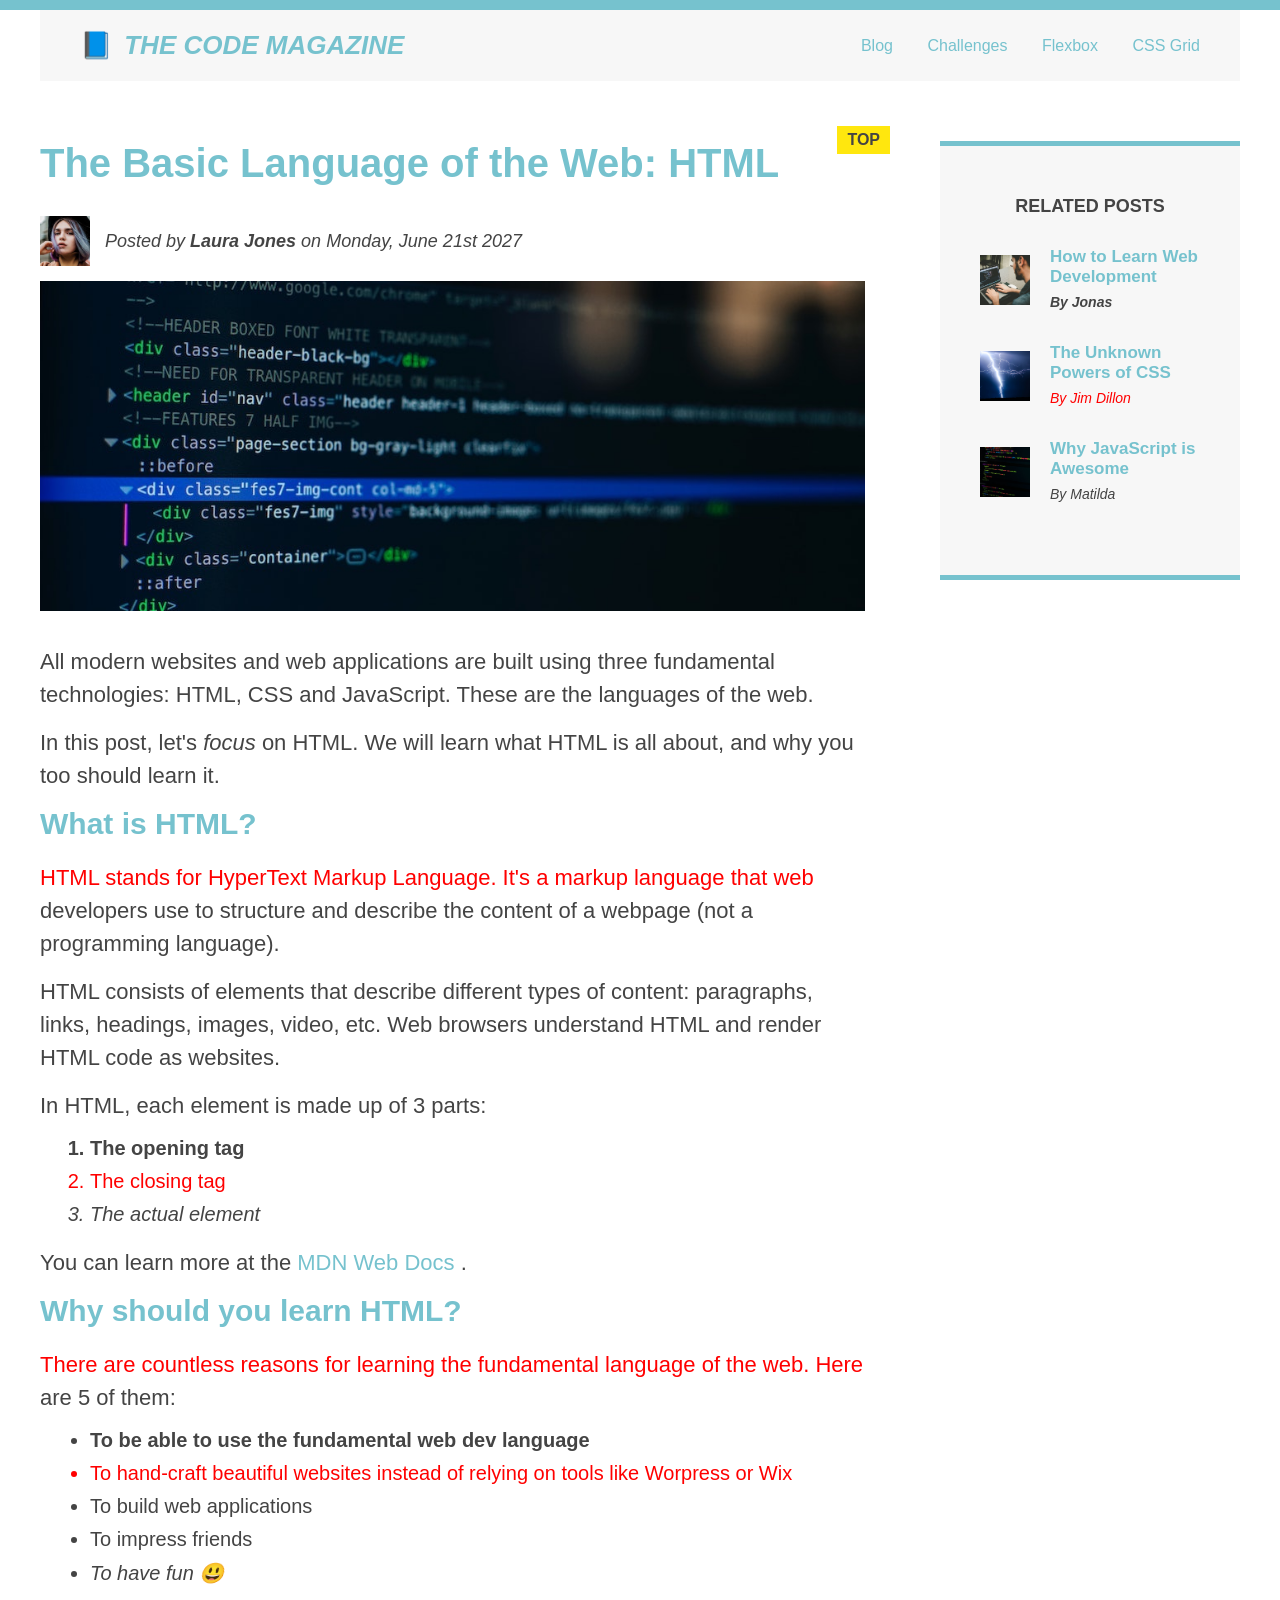
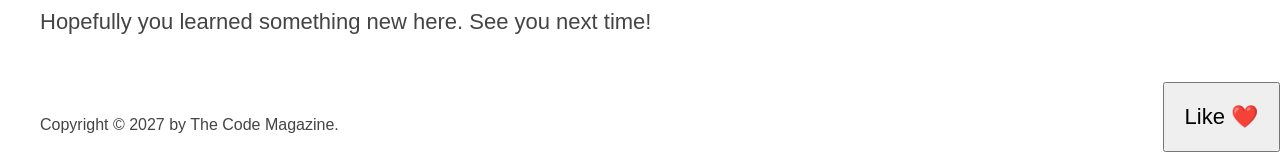
<file: index.html>
<!DOCTYPE html>
<html lang="en">
  <head>
    <meta charset="UTF-8" />
    <link href="style.css" rel="stylesheet" />
    <title>The Basic Language of the Web: HTML</title>
  </head>

  <body>
    <div class="container">
      <header class="main-header clearfix">
        <h1>📘 The Code Magazine</h1>

        <nav>
          <a href="blog.html">Blog</a>
          <a href="#">Challenges</a>
          <a href="flexbox.html">Flexbox</a>
          <a href="css-grid.html">CSS Grid</a>
        </nav>

        <!-- <div class="clear"></div> -->
      </header>
      <!-- only necessary for flexbox -->
      <!-- <section> -->
      <article>
        <header class="post-header">
          <h2>The Basic Language of the Web: HTML</h2>
          <div class="author-info">
            <img
              class="author-img"
              src="img/laura-jones.jpg"
              alt="laura jones picture"
              width="50"
              height="50"
            />

            <p id="author" class="author">
              Posted by <strong>Laura Jones</strong> on Monday, June 21st 2027
            </p>
          </div>

          <img
            src="img/post-img.jpg"
            alt="html code on a screen"
            class="post-image"
          />
          <button>Like ❤️</button>
        </header>

        <p>
          All modern websites and web applications are built using three
          fundamental technologies: HTML, CSS and JavaScript. These are the
          languages of the web.
        </p>
        <p>
          In this post, let's <em>focus</em> on HTML. We will learn what HTML is
          all about, and why you too should learn it.
        </p>

        <h3>What is HTML?</h3>
        <p>
          HTML stands for HyperText Markup Language. It's a markup language that
          web developers use to structure and describe the content of a webpage
          (not a programming language).
        </p>
        <p>
          HTML consists of elements that describe different types of content:
          paragraphs, links, headings, images, video, etc. Web browsers
          understand HTML and render HTML code as websites.
        </p>
        <p>In HTML, each element is made up of 3 parts:</p>
        <ol>
          <li>The opening tag</li>
          <li>The closing tag</li>
          <li>The actual element</li>
        </ol>

        <p>
          You can learn more at the
          <a
            href="https://developer.mozilla.org/en-US/docs/Web/HTML"
            target="_blank"
            >MDN Web Docs </a
          >.
        </p>

        <h3>Why should you learn HTML?</h3>
        <p>
          There are countless reasons for learning the fundamental language of
          the web. Here are 5 of them:
        </p>
        <ul>
          <li>To be able to use the fundamental web dev language</li>
          <li>
            To hand-craft beautiful websites instead of relying on tools like
            Worpress or Wix
          </li>
          <li>To build web applications</li>
          <li>To impress friends</li>
          <li>To have fun 😃</li>
        </ul>

        <p>Hopefully you learned something new here. See you next time!</p>
      </article>
      <aside>
        <h4>Related posts</h4>
        <ul class="related">
          <li class="related-post">
            <img
              src="img/related-1.jpg"
              width="50"
              height="50"
              alt="man is coding"
            />
            <div>
              <a href="#" class="related-link">How to Learn Web Development</a>
              <p class="related-author">By Jonas</p>
            </div>
          </li>
          <li class="related-post">
            <img src="img/related-2.jpg" width="50" height="50" alt="storm" />
            <div>
              <a href="#" class="related-link">The Unknown Powers of CSS</a>
              <p class="related-author">By Jim Dillon</p>
            </div>
          </li>
          <li class="related-post">
            <img
              src="img/related-3.jpg"
              width="50"
              height="50"
              alt="JavaScript code"
            />
            <div>
              <a href="#" class="related-link">Why JavaScript is Awesome</a>
              <p class="related-author">By Matilda</p>
            </div>
          </li>
        </ul>
      </aside>
      <!-- </section> -->
      <footer>
        <p id="copyright" class="copyright text">
          Copyright &copy; 2027 by The Code Magazine.
        </p>
      </footer>
    </div>
  </body>
</html>
</file>
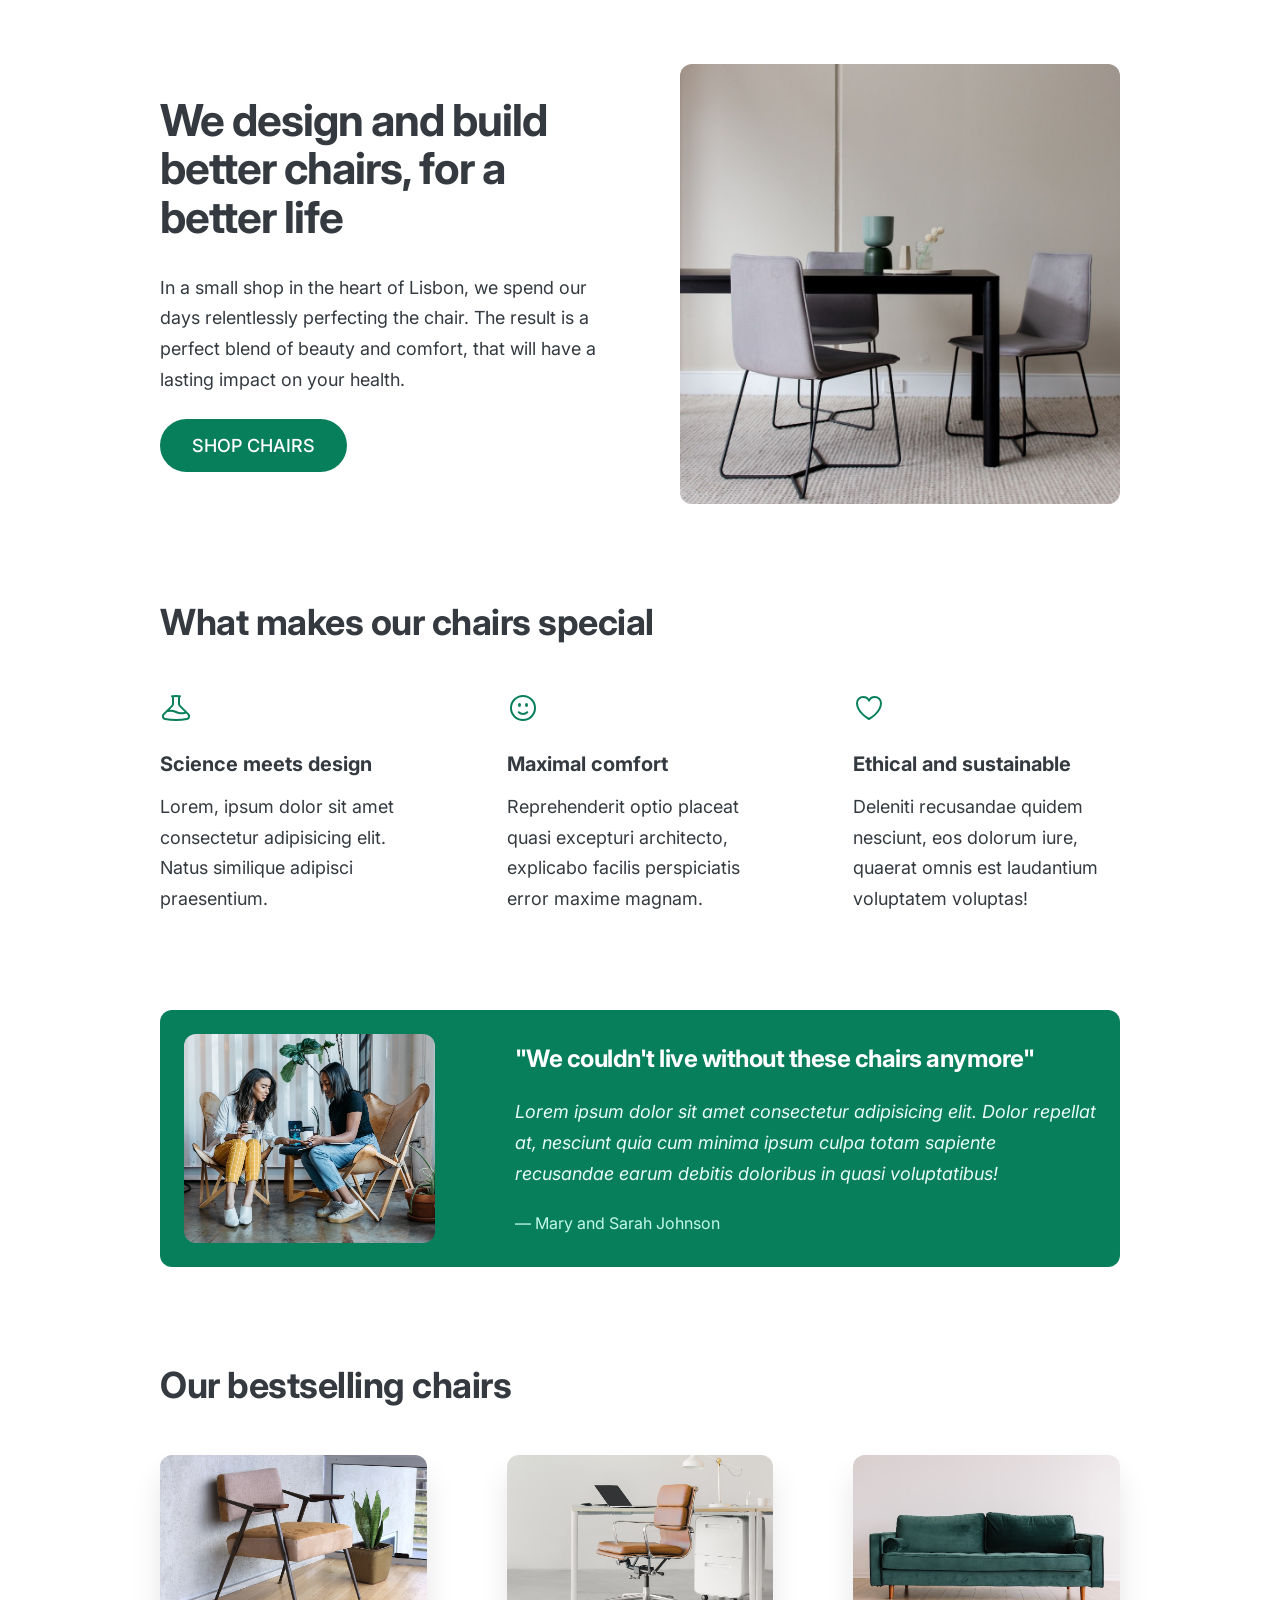
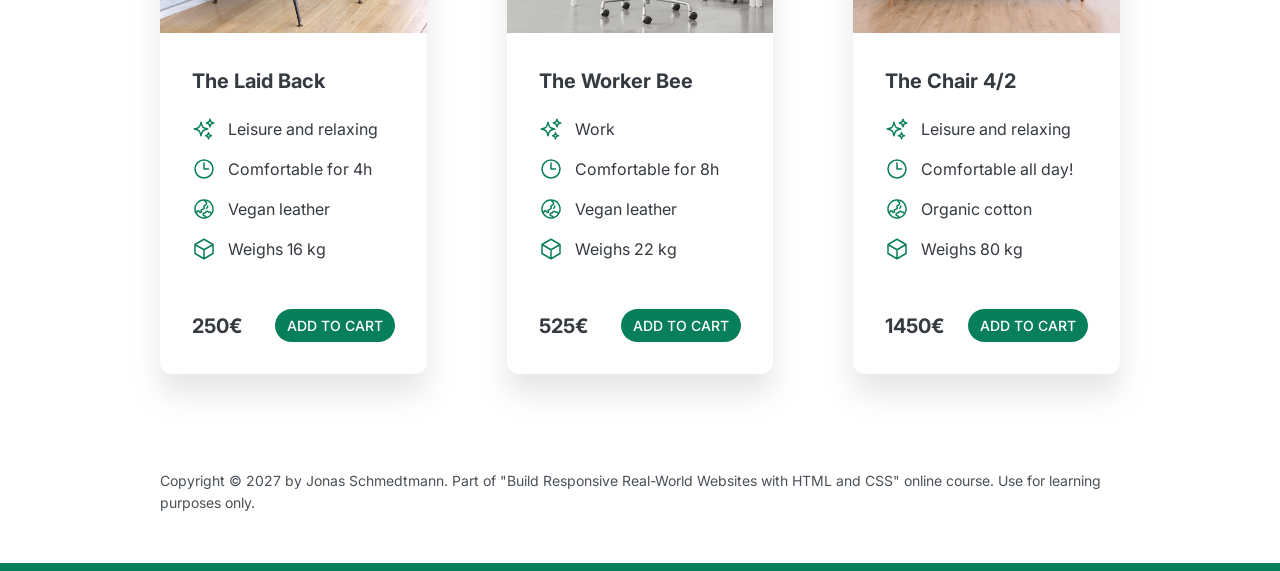
<file: Design/index.html>
<!DOCTYPE html>
<html lang="en">
  <head>
    <meta charset="UTF-8" />
    <meta http-equiv="X-UA-Compatible" content="IE=edge" />
    <meta name="viewport" content="width=device-width, initial-scale=1.0" />

    <link rel="preconnect" href="https://fonts.googleapis.com" />
    <link rel="preconnect" href="https://fonts.gstatic.com" crossorigin />
    <link
      href="https://fonts.googleapis.com/css2?family=Inter:wght@100..900&display=swap"
      rel="stylesheet"
    />

    <link rel="stylesheet" href="style.css" />
    <title>Lisbon Chair Shop</title>
  </head>
  <body>
    <div class="container">
      <header>
        <div class="header-text-box">
          <h1>We design and build better chairs, for a better life</h1>
          <p class="header-text">
            In a small shop in the heart of Lisbon, we spend our days
            relentlessly perfecting the chair. The result is a perfect blend of
            beauty and comfort, that will have a lasting impact on your health.
          </p>
          <a class="btn btn--big" href="#">Shop chairs</a>
        </div>
        <img src="hero.jpg" alt="Photo" />
      </header>

      <section>
        <h2>What makes our chairs special</h2>
        <div class="grid-3-cols">
          <div>
            <svg
              xmlns="http://www.w3.org/2000/svg"
              fill="none"
              viewBox="0 0 24 24"
              stroke-width="1.5"
              stroke="currentColor"
              class="features-icon"
            >
              <path
                stroke-linecap="round"
                stroke-linejoin="round"
                d="M9.75 3.104v5.714a2.25 2.25 0 0 1-.659 1.591L5 14.5M9.75 3.104c-.251.023-.501.05-.75.082m.75-.082a24.301 24.301 0 0 1 4.5 0m0 0v5.714c0 .597.237 1.17.659 1.591L19.8 15.3M14.25 3.104c.251.023.501.05.75.082M19.8 15.3l-1.57.393A9.065 9.065 0 0 1 12 15a9.065 9.065 0 0 0-6.23-.693L5 14.5m14.8.8 1.402 1.402c1.232 1.232.65 3.318-1.067 3.611A48.309 48.309 0 0 1 12 21c-2.773 0-5.491-.235-8.135-.687-1.718-.293-2.3-2.379-1.067-3.61L5 14.5"
              />
            </svg>
            <p class="features-title"><strong>Science meets design</strong></p>
            <p class="features-text">
              Lorem, ipsum dolor sit amet consectetur adipisicing elit. Natus
              similique adipisci praesentium.
            </p>
          </div>

          <div>
            <svg
              xmlns="http://www.w3.org/2000/svg"
              fill="none"
              viewBox="0 0 24 24"
              stroke-width="1.5"
              stroke="currentColor"
              class="features-icon"
            >
              <path
                stroke-linecap="round"
                stroke-linejoin="round"
                d="M15.182 15.182a4.5 4.5 0 0 1-6.364 0M21 12a9 9 0 1 1-18 0 9 9 0 0 1 18 0ZM9.75 9.75c0 .414-.168.75-.375.75S9 10.164 9 9.75 9.168 9 9.375 9s.375.336.375.75Zm-.375 0h.008v.015h-.008V9.75Zm5.625 0c0 .414-.168.75-.375.75s-.375-.336-.375-.75.168-.75.375-.75.375.336.375.75Zm-.375 0h.008v.015h-.008V9.75Z"
              />
            </svg>

            <p class="features-title">
              <strong>Maximal comfort</strong>
            </p>
            <p class="features-text">
              Reprehenderit optio placeat quasi excepturi architecto, explicabo
              facilis perspiciatis error maxime magnam.
            </p>
          </div>

          <div>
            <svg
              xmlns="http://www.w3.org/2000/svg"
              fill="none"
              viewBox="0 0 24 24"
              stroke-width="1.5"
              stroke="currentColor"
              class="features-icon"
            >
              <path
                stroke-linecap="round"
                stroke-linejoin="round"
                d="M21 8.25c0-2.485-2.099-4.5-4.688-4.5-1.935 0-3.597 1.126-4.312 2.733-.715-1.607-2.377-2.733-4.313-2.733C5.1 3.75 3 5.765 3 8.25c0 7.22 9 12 9 12s9-4.78 9-12Z"
              />
            </svg>

            <p class="features-title">
              <strong>Ethical and sustainable</strong>
            </p>
            <p class="features-text">
              Deleniti recusandae quidem nesciunt, eos dolorum iure, quaerat
              omnis est laudantium voluptatem voluptas!
            </p>
          </div>
        </div>
      </section>

      <section class="testimonial-section">
        <div class="grid-3-cols">
          <img src="customers.jpg" alt="People sitting on chairs" />
          <div class="testimonial-box">
            <h2>"We couldn't live without these chairs anymore"</h2>
            <blockquote class="testimonial-text">
              Lorem ipsum dolor sit amet consectetur adipisicing elit. Dolor
              repellat at, nesciunt quia cum minima ipsum culpa totam sapiente
              recusandae earum debitis doloribus in quasi voluptatibus!
            </blockquote>
            <p class="testimonial-author">&mdash; Mary and Sarah Johnson</p>
          </div>
        </div>
      </section>

      <section>
        <h2>Our bestselling chairs</h2>
        <div class="grid-3-cols">
          <figure class="chair">
            <img src="chair-1.jpg" alt="Chair" />
            <div class="chair-box">
              <h3>The Laid Back</h3>
              <ul class="chair-details">
                <li>
                  <svg
                    xmlns="http://www.w3.org/2000/svg"
                    fill="none"
                    viewBox="0 0 24 24"
                    stroke-width="1.5"
                    stroke="currentColor"
                    class="chair-icon"
                  >
                    <path
                      stroke-linecap="round"
                      stroke-linejoin="round"
                      d="M9.813 15.904 9 18.75l-.813-2.846a4.5 4.5 0 0 0-3.09-3.09L2.25 12l2.846-.813a4.5 4.5 0 0 0 3.09-3.09L9 5.25l.813 2.846a4.5 4.5 0 0 0 3.09 3.09L15.75 12l-2.846.813a4.5 4.5 0 0 0-3.09 3.09ZM18.259 8.715 18 9.75l-.259-1.035a3.375 3.375 0 0 0-2.455-2.456L14.25 6l1.036-.259a3.375 3.375 0 0 0 2.455-2.456L18 2.25l.259 1.035a3.375 3.375 0 0 0 2.456 2.456L21.75 6l-1.035.259a3.375 3.375 0 0 0-2.456 2.456ZM16.894 20.567 16.5 21.75l-.394-1.183a2.25 2.25 0 0 0-1.423-1.423L13.5 18.75l1.183-.394a2.25 2.25 0 0 0 1.423-1.423l.394-1.183.394 1.183a2.25 2.25 0 0 0 1.423 1.423l1.183.394-1.183.394a2.25 2.25 0 0 0-1.423 1.423Z"
                    />
                  </svg>

                  <!-- Span is a generic INLINE text element, it doesn't have any meaning. It's like a div element, but inline -->
                  <span>Leisure and relaxing</span>
                </li>
                <li>
                  <svg
                    xmlns="http://www.w3.org/2000/svg"
                    fill="none"
                    viewBox="0 0 24 24"
                    stroke-width="1.5"
                    stroke="currentColor"
                    class="chair-icon"
                  >
                    <path
                      stroke-linecap="round"
                      stroke-linejoin="round"
                      d="M12 6v6h4.5m4.5 0a9 9 0 1 1-18 0 9 9 0 0 1 18 0Z"
                    />
                  </svg>

                  <span>Comfortable for 4h</span>
                </li>
                <li>
                  <svg
                    xmlns="http://www.w3.org/2000/svg"
                    fill="none"
                    viewBox="0 0 24 24"
                    stroke-width="1.5"
                    stroke="currentColor"
                    class="chair-icon"
                  >
                    <path
                      stroke-linecap="round"
                      stroke-linejoin="round"
                      d="M12.75 3.03v.568c0 .334.148.65.405.864l1.068.89c.442.369.535 1.01.216 1.49l-.51.766a2.25 2.25 0 0 1-1.161.886l-.143.048a1.107 1.107 0 0 0-.57 1.664c.369.555.169 1.307-.427 1.605L9 13.125l.423 1.059a.956.956 0 0 1-1.652.928l-.679-.906a1.125 1.125 0 0 0-1.906.172L4.5 15.75l-.612.153M12.75 3.031a9 9 0 0 0-8.862 12.872M12.75 3.031a9 9 0 0 1 6.69 14.036m0 0-.177-.529A2.25 2.25 0 0 0 17.128 15H16.5l-.324-.324a1.453 1.453 0 0 0-2.328.377l-.036.073a1.586 1.586 0 0 1-.982.816l-.99.282c-.55.157-.894.702-.8 1.267l.073.438c.08.474.49.821.97.821.846 0 1.598.542 1.865 1.345l.215.643m5.276-3.67a9.012 9.012 0 0 1-5.276 3.67m0 0a9 9 0 0 1-10.275-4.835M15.75 9c0 .896-.393 1.7-1.016 2.25"
                    />
                  </svg>

                  <span>Vegan leather</span>
                </li>
                <li>
                  <svg
                    xmlns="http://www.w3.org/2000/svg"
                    fill="none"
                    viewBox="0 0 24 24"
                    stroke-width="1.5"
                    stroke="currentColor"
                    class="chair-icon"
                  >
                    <path
                      stroke-linecap="round"
                      stroke-linejoin="round"
                      d="m21 7.5-9-5.25L3 7.5m18 0-9 5.25m9-5.25v9l-9 5.25M3 7.5l9 5.25M3 7.5v9l9 5.25m0-9v9"
                    />
                  </svg>

                  <span>Weighs 16 kg</span>
                </li>
              </ul>
              <div class="chair-price">
                <strong>250€</strong>
                <a href="#" class="btn btn--small">Add to cart</a>
              </div>
            </div>
          </figure>

          <figure class="chair">
            <img src="chair-2.jpg" alt="Chair" />
            <div class="chair-box">
              <h3>The Worker Bee</h3>
              <ul class="chair-details">
                <li>
                  <svg
                    xmlns="http://www.w3.org/2000/svg"
                    fill="none"
                    viewBox="0 0 24 24"
                    stroke-width="1.5"
                    stroke="currentColor"
                    class="chair-icon"
                  >
                    <path
                      stroke-linecap="round"
                      stroke-linejoin="round"
                      d="M9.813 15.904 9 18.75l-.813-2.846a4.5 4.5 0 0 0-3.09-3.09L2.25 12l2.846-.813a4.5 4.5 0 0 0 3.09-3.09L9 5.25l.813 2.846a4.5 4.5 0 0 0 3.09 3.09L15.75 12l-2.846.813a4.5 4.5 0 0 0-3.09 3.09ZM18.259 8.715 18 9.75l-.259-1.035a3.375 3.375 0 0 0-2.455-2.456L14.25 6l1.036-.259a3.375 3.375 0 0 0 2.455-2.456L18 2.25l.259 1.035a3.375 3.375 0 0 0 2.456 2.456L21.75 6l-1.035.259a3.375 3.375 0 0 0-2.456 2.456ZM16.894 20.567 16.5 21.75l-.394-1.183a2.25 2.25 0 0 0-1.423-1.423L13.5 18.75l1.183-.394a2.25 2.25 0 0 0 1.423-1.423l.394-1.183.394 1.183a2.25 2.25 0 0 0 1.423 1.423l1.183.394-1.183.394a2.25 2.25 0 0 0-1.423 1.423Z"
                    />
                  </svg>
                  <span>Work</span>
                </li>
                <li>
                  <svg
                    xmlns="http://www.w3.org/2000/svg"
                    fill="none"
                    viewBox="0 0 24 24"
                    stroke-width="1.5"
                    stroke="currentColor"
                    class="chair-icon"
                  >
                    <path
                      stroke-linecap="round"
                      stroke-linejoin="round"
                      d="M12 6v6h4.5m4.5 0a9 9 0 1 1-18 0 9 9 0 0 1 18 0Z"
                    />
                  </svg>
                  <span>Comfortable for 8h</span>
                </li>
                <li>
                  <svg
                    xmlns="http://www.w3.org/2000/svg"
                    fill="none"
                    viewBox="0 0 24 24"
                    stroke-width="1.5"
                    stroke="currentColor"
                    class="chair-icon"
                  >
                    <path
                      stroke-linecap="round"
                      stroke-linejoin="round"
                      d="M12.75 3.03v.568c0 .334.148.65.405.864l1.068.89c.442.369.535 1.01.216 1.49l-.51.766a2.25 2.25 0 0 1-1.161.886l-.143.048a1.107 1.107 0 0 0-.57 1.664c.369.555.169 1.307-.427 1.605L9 13.125l.423 1.059a.956.956 0 0 1-1.652.928l-.679-.906a1.125 1.125 0 0 0-1.906.172L4.5 15.75l-.612.153M12.75 3.031a9 9 0 0 0-8.862 12.872M12.75 3.031a9 9 0 0 1 6.69 14.036m0 0-.177-.529A2.25 2.25 0 0 0 17.128 15H16.5l-.324-.324a1.453 1.453 0 0 0-2.328.377l-.036.073a1.586 1.586 0 0 1-.982.816l-.99.282c-.55.157-.894.702-.8 1.267l.073.438c.08.474.49.821.97.821.846 0 1.598.542 1.865 1.345l.215.643m5.276-3.67a9.012 9.012 0 0 1-5.276 3.67m0 0a9 9 0 0 1-10.275-4.835M15.75 9c0 .896-.393 1.7-1.016 2.25"
                    />
                  </svg>
                  <span>Vegan leather</span>
                </li>
                <li>
                  <svg
                    xmlns="http://www.w3.org/2000/svg"
                    fill="none"
                    viewBox="0 0 24 24"
                    stroke-width="1.5"
                    stroke="currentColor"
                    class="chair-icon"
                  >
                    <path
                      stroke-linecap="round"
                      stroke-linejoin="round"
                      d="m21 7.5-9-5.25L3 7.5m18 0-9 5.25m9-5.25v9l-9 5.25M3 7.5l9 5.25M3 7.5v9l9 5.25m0-9v9"
                    />
                  </svg>
                  <span>Weighs 22 kg</span>
                </li>
              </ul>
              <div class="chair-price">
                <strong>525€</strong>
                <a href="#" class="btn btn--small">Add to cart</a>
              </div>
            </div>
          </figure>

          <figure class="chair">
            <img src="chair-3.jpg" alt="Chair" />
            <div class="chair-box">
              <h3>The Chair 4/2</h3>
              <ul class="chair-details">
                <li>
                  <svg
                    xmlns="http://www.w3.org/2000/svg"
                    fill="none"
                    viewBox="0 0 24 24"
                    stroke-width="1.5"
                    stroke="currentColor"
                    class="chair-icon"
                  >
                    <path
                      stroke-linecap="round"
                      stroke-linejoin="round"
                      d="M9.813 15.904 9 18.75l-.813-2.846a4.5 4.5 0 0 0-3.09-3.09L2.25 12l2.846-.813a4.5 4.5 0 0 0 3.09-3.09L9 5.25l.813 2.846a4.5 4.5 0 0 0 3.09 3.09L15.75 12l-2.846.813a4.5 4.5 0 0 0-3.09 3.09ZM18.259 8.715 18 9.75l-.259-1.035a3.375 3.375 0 0 0-2.455-2.456L14.25 6l1.036-.259a3.375 3.375 0 0 0 2.455-2.456L18 2.25l.259 1.035a3.375 3.375 0 0 0 2.456 2.456L21.75 6l-1.035.259a3.375 3.375 0 0 0-2.456 2.456ZM16.894 20.567 16.5 21.75l-.394-1.183a2.25 2.25 0 0 0-1.423-1.423L13.5 18.75l1.183-.394a2.25 2.25 0 0 0 1.423-1.423l.394-1.183.394 1.183a2.25 2.25 0 0 0 1.423 1.423l1.183.394-1.183.394a2.25 2.25 0 0 0-1.423 1.423Z"
                    />
                  </svg>
                  <span>Leisure and relaxing</span>
                </li>
                <li>
                  <svg
                    xmlns="http://www.w3.org/2000/svg"
                    fill="none"
                    viewBox="0 0 24 24"
                    stroke-width="1.5"
                    stroke="currentColor"
                    class="chair-icon"
                  >
                    <path
                      stroke-linecap="round"
                      stroke-linejoin="round"
                      d="M12 6v6h4.5m4.5 0a9 9 0 1 1-18 0 9 9 0 0 1 18 0Z"
                    />
                  </svg>
                  <span>Comfortable all day!</span>
                </li>
                <li>
                  <svg
                    xmlns="http://www.w3.org/2000/svg"
                    fill="none"
                    viewBox="0 0 24 24"
                    stroke-width="1.5"
                    stroke="currentColor"
                    class="chair-icon"
                  >
                    <path
                      stroke-linecap="round"
                      stroke-linejoin="round"
                      d="M12.75 3.03v.568c0 .334.148.65.405.864l1.068.89c.442.369.535 1.01.216 1.49l-.51.766a2.25 2.25 0 0 1-1.161.886l-.143.048a1.107 1.107 0 0 0-.57 1.664c.369.555.169 1.307-.427 1.605L9 13.125l.423 1.059a.956.956 0 0 1-1.652.928l-.679-.906a1.125 1.125 0 0 0-1.906.172L4.5 15.75l-.612.153M12.75 3.031a9 9 0 0 0-8.862 12.872M12.75 3.031a9 9 0 0 1 6.69 14.036m0 0-.177-.529A2.25 2.25 0 0 0 17.128 15H16.5l-.324-.324a1.453 1.453 0 0 0-2.328.377l-.036.073a1.586 1.586 0 0 1-.982.816l-.99.282c-.55.157-.894.702-.8 1.267l.073.438c.08.474.49.821.97.821.846 0 1.598.542 1.865 1.345l.215.643m5.276-3.67a9.012 9.012 0 0 1-5.276 3.67m0 0a9 9 0 0 1-10.275-4.835M15.75 9c0 .896-.393 1.7-1.016 2.25"
                    />
                  </svg>
                  <span>Organic cotton</span>
                </li>
                <li>
                  <svg
                    xmlns="http://www.w3.org/2000/svg"
                    fill="none"
                    viewBox="0 0 24 24"
                    stroke-width="1.5"
                    stroke="currentColor"
                    class="chair-icon"
                  >
                    <path
                      stroke-linecap="round"
                      stroke-linejoin="round"
                      d="m21 7.5-9-5.25L3 7.5m18 0-9 5.25m9-5.25v9l-9 5.25M3 7.5l9 5.25M3 7.5v9l9 5.25m0-9v9"
                    />
                  </svg>
                  <span>Weighs 80 kg</span>
                </li>
              </ul>
              <div class="chair-price">
                <strong>1450€</strong>
                <a href="#" class="btn btn--small">Add to cart</a>
              </div>
            </div>
          </figure>
        </div>
      </section>

      <footer>
        Copyright &copy; 2027 by Jonas Schmedtmann. Part of "Build Responsive
        Real-World Websites with HTML and CSS" online course. Use for learning
        purposes only.
      </footer>
    </div>
  </body>
</html>
</file>
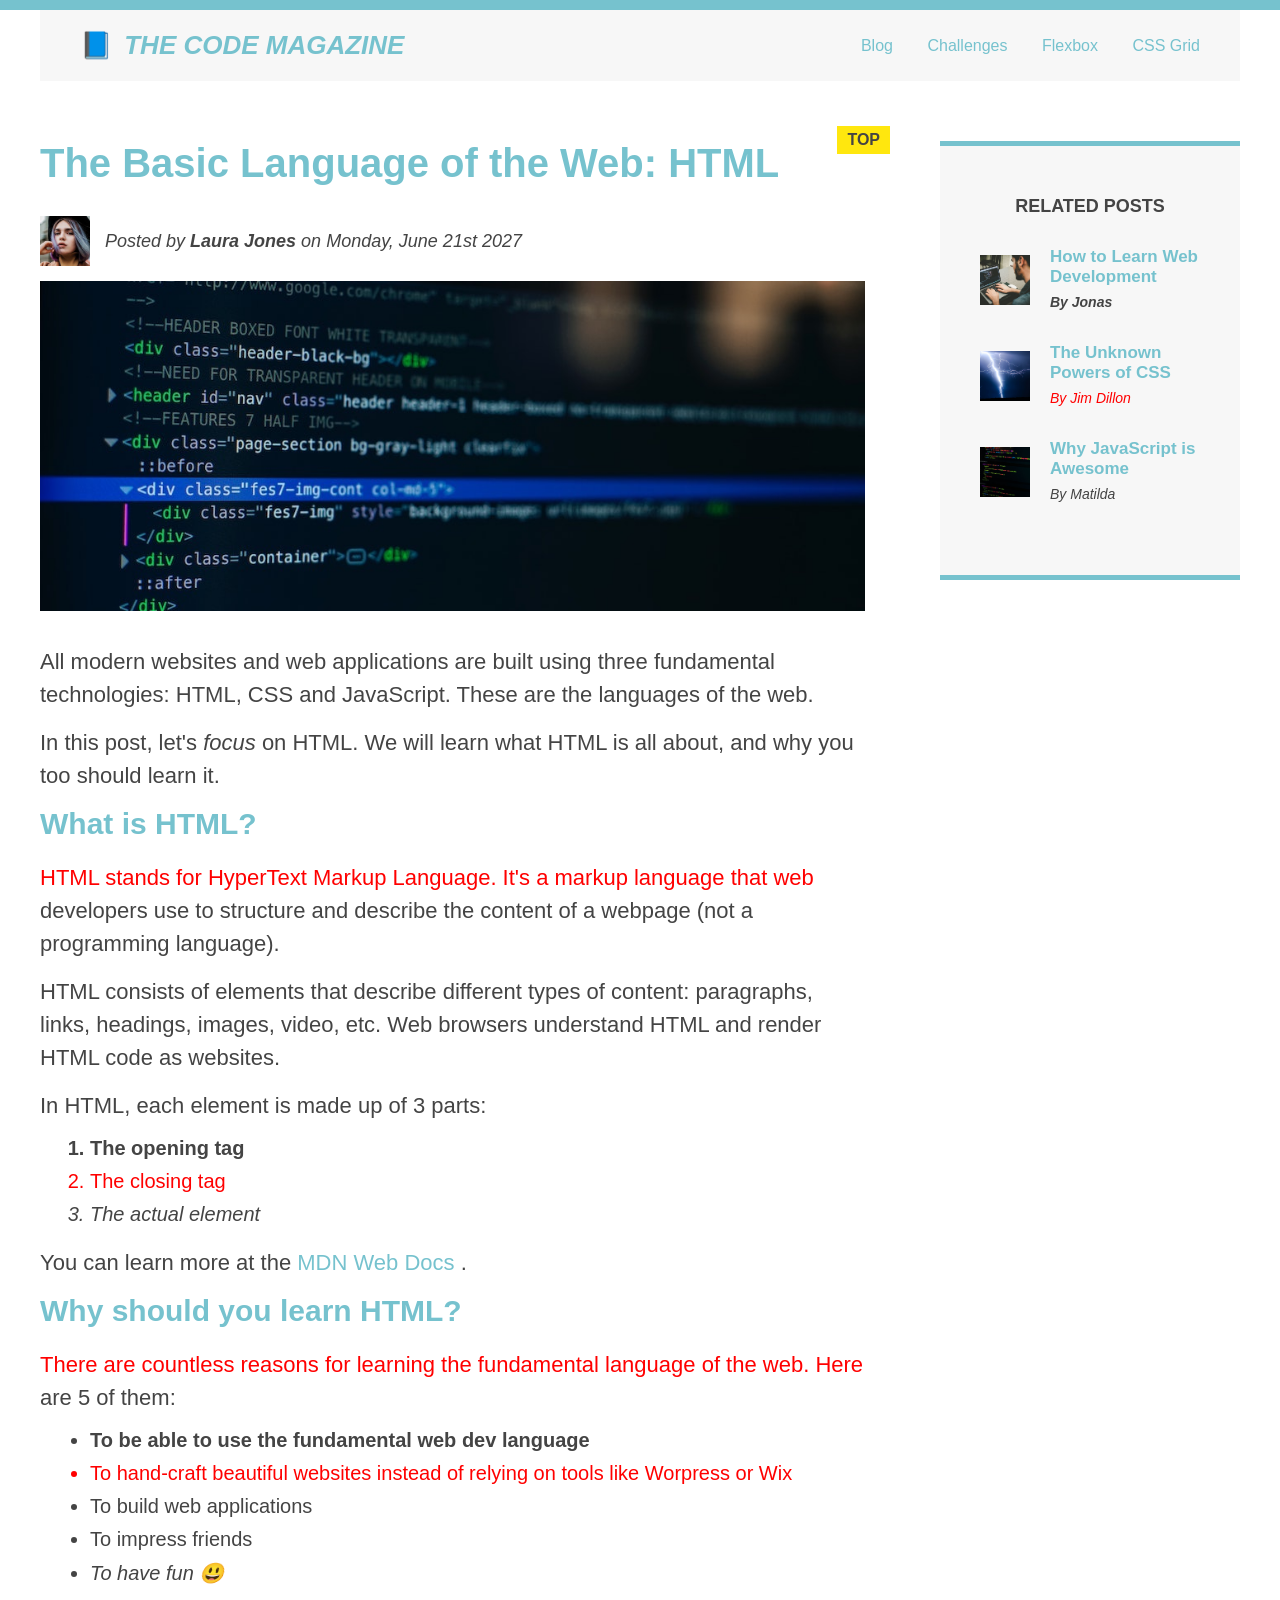
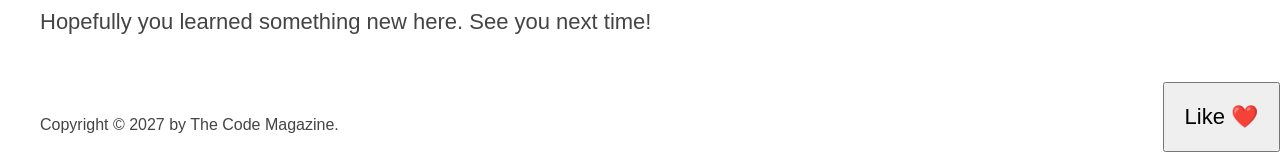
<file: fundamentals/index.html>
<!DOCTYPE html>
<html lang="en">
  <head>
    <meta charset="UTF-8" />
    <link href="style.css" rel="stylesheet" />
    <title>The Basic Language of the Web: HTML</title>
  </head>

  <body>
    <div class="container">
      <header class="main-header clearfix">
        <h1>📘 The Code Magazine</h1>

        <nav>
          <a href="blog.html">Blog</a>
          <a href="#">Challenges</a>
          <a href="flexbox.html">Flexbox</a>
          <a href="css-grid.html">CSS Grid</a>
        </nav>

        <!-- <div class="clear"></div> -->
      </header>
      <!-- only necessary for flexbox -->
      <!-- <section> -->
      <article>
        <header class="post-header">
          <h2>The Basic Language of the Web: HTML</h2>
          <div class="author-info">
            <img
              class="author-img"
              src="../img/laura-jones.jpg"
              alt="laura jones picture"
              width="50"
              height="50"
            />

            <p id="author" class="author">
              Posted by <strong>Laura Jones</strong> on Monday, June 21st 2027
            </p>
          </div>

          <img
            src="../img/post-img.jpg"
            alt="html code on a screen"
            class="post-image"
          />
          <button>Like ❤️</button>
        </header>

        <p>
          All modern websites and web applications are built using three
          fundamental technologies: HTML, CSS and JavaScript. These are the
          languages of the web.
        </p>
        <p>
          In this post, let's <em>focus</em> on HTML. We will learn what HTML is
          all about, and why you too should learn it.
        </p>

        <h3>What is HTML?</h3>
        <p>
          HTML stands for HyperText Markup Language. It's a markup language that
          web developers use to structure and describe the content of a webpage
          (not a programming language).
        </p>
        <p>
          HTML consists of elements that describe different types of content:
          paragraphs, links, headings, images, video, etc. Web browsers
          understand HTML and render HTML code as websites.
        </p>
        <p>In HTML, each element is made up of 3 parts:</p>
        <ol>
          <li>The opening tag</li>
          <li>The closing tag</li>
          <li>The actual element</li>
        </ol>

        <p>
          You can learn more at the
          <a
            href="https://developer.mozilla.org/en-US/docs/Web/HTML"
            target="_blank"
            >MDN Web Docs </a
          >.
        </p>

        <h3>Why should you learn HTML?</h3>
        <p>
          There are countless reasons for learning the fundamental language of
          the web. Here are 5 of them:
        </p>
        <ul>
          <li>To be able to use the fundamental web dev language</li>
          <li>
            To hand-craft beautiful websites instead of relying on tools like
            Worpress or Wix
          </li>
          <li>To build web applications</li>
          <li>To impress friends</li>
          <li>To have fun 😃</li>
        </ul>

        <p>Hopefully you learned something new here. See you next time!</p>
      </article>
      <aside>
        <h4>Related posts</h4>
        <ul class="related">
          <li class="related-post">
            <img
              src="../img/related-1.jpg"
              width="50"
              height="50"
              alt="man is coding"
            />
            <div>
              <a href="#" class="related-link">How to Learn Web Development</a>
              <p class="related-author">By Jonas</p>
            </div>
          </li>
          <li class="related-post">
            <img src="../img/related-2.jpg" width="50" height="50" alt="storm" />
            <div>
              <a href="#" class="related-link">The Unknown Powers of CSS</a>
              <p class="related-author">By Jim Dillon</p>
            </div>
          </li>
          <li class="related-post">
            <img
              src="../img/related-3.jpg"
              width="50"
              height="50"
              alt="JavaScript code"
            />
            <div>
              <a href="#" class="related-link">Why JavaScript is Awesome</a>
              <p class="related-author">By Matilda</p>
            </div>
          </li>
        </ul>
      </aside>
      <!-- </section> -->
      <footer>
        <p id="copyright" class="copyright text">
          Copyright &copy; 2027 by The Code Magazine.
        </p>
      </footer>
    </div>
  </body>
</html>
</file>
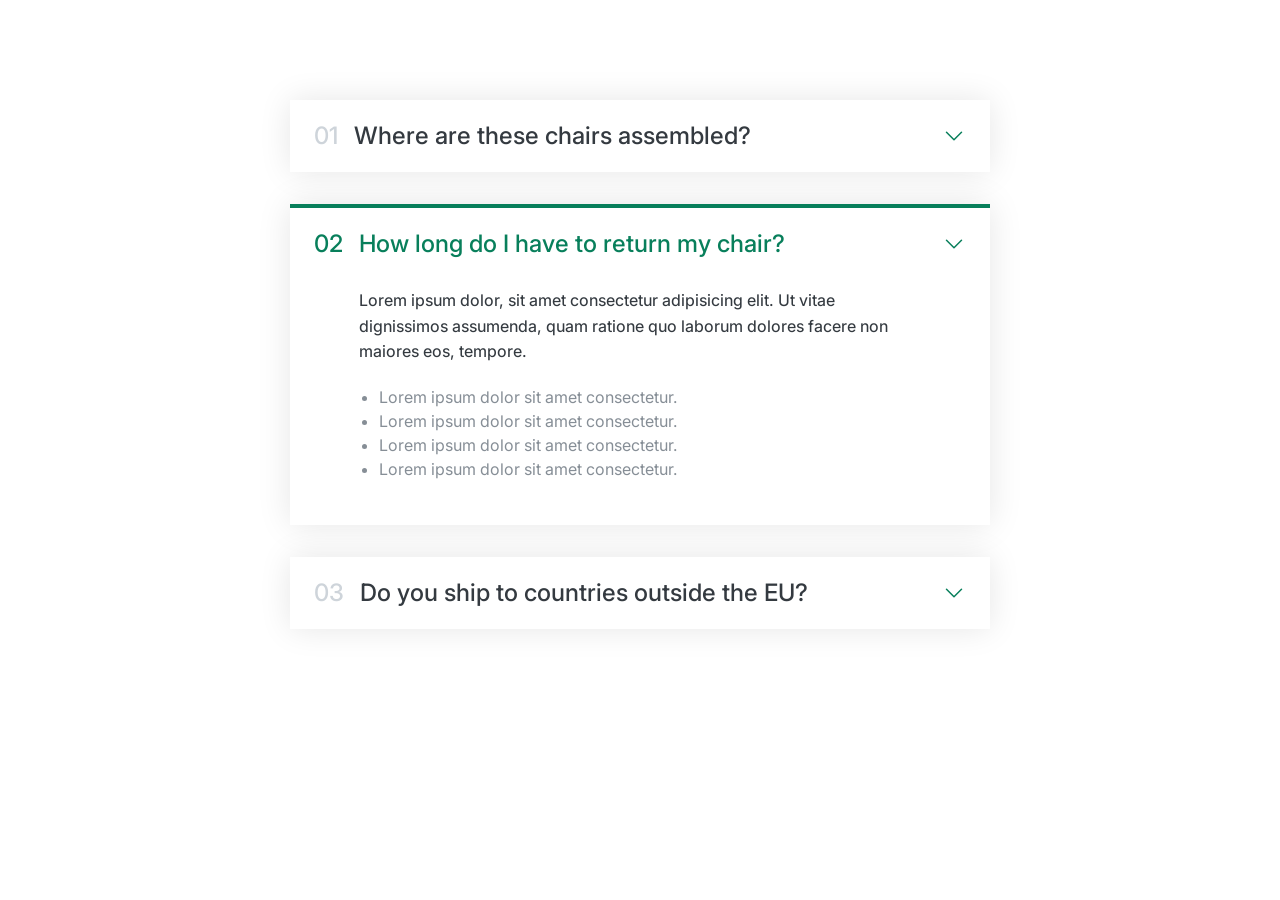
<file: 06-Components/01-accordion.html>
<!DOCTYPE html>
<html lang="en">
  <head>
    <meta charset="UTF-8" />
    <meta name="viewport" content="width=device-width, initial-scale=1.0" />
    <title>Accordion Component</title>
    <link
      href="https://fonts.googleapis.com/css2?family=Inter:wght@100..900&display=swap"
      rel="stylesheet"
    />
    <style>
      /*
        SPACING SYSTEM (px)
        2 / 4 / 8 / 12 / 16 / 24 / 32 / 48 / 64 / 80 / 96 / 128

        FONT SIZE SYSTEM (px)
        10 / 12 / 14 / 16 / 18 / 20 / 24 / 30 / 36 / 44 / 52 / 62 / 74 / 86 / 98
        */

      /*
        MAIN COLOR: #087f5b 
        GRAY COLOR: #343a40
        */

      * {
        margin: 0;
        padding: 0;
        box-sizing: border-box;
      }
      body {
        font-family: "Inter", sans-serif;
        color: #343a40;
        line-height: 1;
      }

      .accordion {
        width: 700px;
        margin: 100px auto;

        display: flex;
        flex-direction: column;
        gap: 32px;
      }

      .item {
        display: grid;
        grid-template-columns: auto 1fr auto;
        column-gap: 16px;
        row-gap: 32px;
        
        padding: 24px;

        box-shadow: 0 0 32px rgba(0, 0, 0, 0.1);
        justify-content: center;
        align-content: center;
      }
      .number {
        justify-self: end;
      }

      .text,
      .number {
        /* color: #087f5b; */
        font-size: 24px;
        font-weight: 500;
      }

      .number{
        color: #ced4da;
      }

      .icon {
        width: 24px;
        height: 24px;
        stroke: #087f5b;
      }

      .hidden-box {
        grid-column: 2;
        display: none;
        margin-bottom: 24px;
      }

      .hidden-box p {
        line-height: 1.6;
        color: #343a40;
        font-weight: 450;
        margin-bottom: 24px;
      }

      .hidden-box ul {
        color: #868e96;
        margin-left: 20px;

        display: flex;
        flex-direction: column;
        gap: 8px;
      }

      /* OPEN STATE */
      .open{
        border-top: 4px solid #087f5b;
      }

      .open .hidden-box{
        display: block;
      }

      .open .number, .open .text {
        color: #087f5b;
      }

    </style>
  </head>
  <body>
    <div class="accordion">
      <div class="item">
        <p class="number">01</p>
        <p class="text">Where are these chairs assembled?</p>
        <svg
          xmlns="http://www.w3.org/2000/svg"
          fill="none"
          viewBox="0 0 24 24"
          stroke-width="1.5"
          stroke="currentColor"
          class="icon"
        >
          <path
            stroke-linecap="round"
            stroke-linejoin="round"
            d="m19.5 8.25-7.5 7.5-7.5-7.5"
          />
        </svg>
        <div class="hidden-box">
          <p>
            Lorem ipsum dolor, sit amet consectetur adipisicing elit. Ut vitae
            dignissimos assumenda, quam ratione quo laborum dolores facere non
            maiores eos, tempore.
          </p>
          <ul>
            <li>Lorem ipsum dolor sit amet consectetur.</li>
            <li>Lorem ipsum dolor sit amet consectetur.</li>
            <li>Lorem ipsum dolor sit amet consectetur.</li>
            <li>Lorem ipsum dolor sit amet consectetur.</li>
          </ul>
        </div>
      </div>

      <div class="item open">
        <p class="number">02</p>
        <p class="text">How long do I have to return my chair?</p>
        <svg
          xmlns="http://www.w3.org/2000/svg"
          fill="none"
          viewBox="0 0 24 24"
          stroke-width="1.5"
          stroke="currentColor"
          class="icon"
        >
          <path
            stroke-linecap="round"
            stroke-linejoin="round"
            d="m19.5 8.25-7.5 7.5-7.5-7.5"
          />
        </svg>
        <div class="hidden-box">
          <p>
            Lorem ipsum dolor, sit amet consectetur adipisicing elit. Ut vitae
            dignissimos assumenda, quam ratione quo laborum dolores facere non
            maiores eos, tempore.
          </p>
          <ul>
            <li>Lorem ipsum dolor sit amet consectetur.</li>
            <li>Lorem ipsum dolor sit amet consectetur.</li>
            <li>Lorem ipsum dolor sit amet consectetur.</li>
            <li>Lorem ipsum dolor sit amet consectetur.</li>
          </ul>
        </div>
      </div>

      <div class="item">
        <p class="number">03</p>
        <p class="text">Do you ship to countries outside the EU?</p>
        <svg
          xmlns="http://www.w3.org/2000/svg"
          fill="none"
          viewBox="0 0 24 24"
          stroke-width="1.5"
          stroke="currentColor"
          class="icon"
        >
          <path
            stroke-linecap="round"
            stroke-linejoin="round"
            d="m19.5 8.25-7.5 7.5-7.5-7.5"
          />
        </svg>
        <div class="hidden-box">
          <p>
            Lorem ipsum dolor, sit amet consectetur adipisicing elit. Ut vitae
            dignissimos assumenda, quam ratione quo laborum dolores facere non
            maiores eos, tempore.
          </p>
          <ul>
            <li>Lorem ipsum dolor sit amet consectetur.</li>
            <li>Lorem ipsum dolor sit amet consectetur.</li>
            <li>Lorem ipsum dolor sit amet consectetur.</li>
            <li>Lorem ipsum dolor sit amet consectetur.</li>
          </ul>
        </div>
      </div>
    </div>
  </body>
</html>
</file>
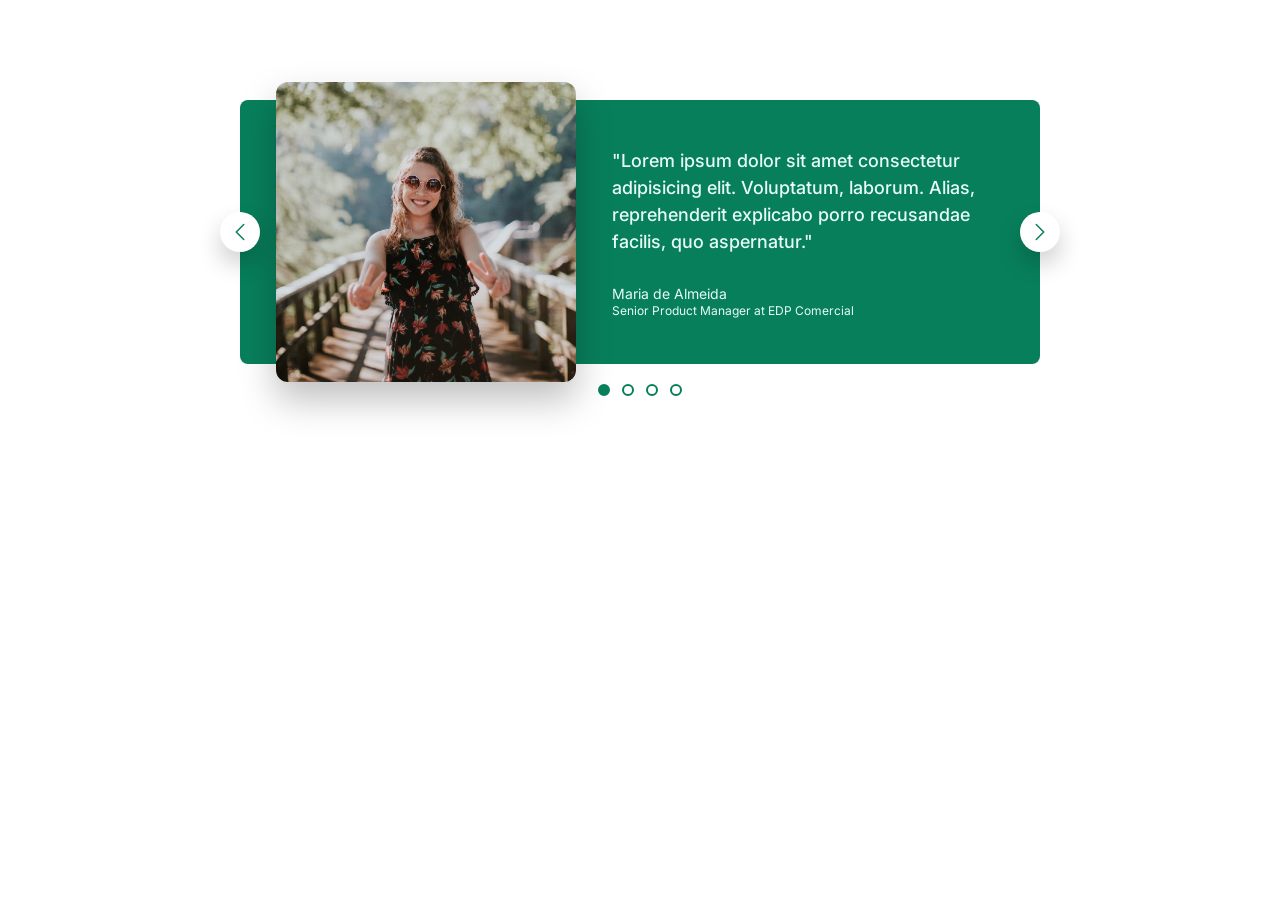
<file: 06-Components/02-carousel.html>
<!DOCTYPE html>
<html lang="en">
  <head>
    <meta charset="UTF-8" />
    <meta name="viewport" content="width=device-width, initial-scale=1.0" />
    <title>Carousel Component</title>
    <link
      href="https://fonts.googleapis.com/css2?family=Inter:wght@100..900&display=swap"
      rel="stylesheet"
    />
    <style>
      /*
        SPACING SYSTEM (px)
        2 / 4 / 8 / 12 / 16 / 24 / 32 / 48 / 64 / 80 / 96 / 128

        FONT SIZE SYSTEM (px)
        10 / 12 / 14 / 16 / 18 / 20 / 24 / 30 / 36 / 44 / 52 / 62 / 74 / 86 / 98
        */

      /*
        MAIN COLOR: #087f5b 
        GRAY COLOR: #343a40
        */

      * {
        margin: 0;
        padding: 0;
        box-sizing: border-box;
      }
      body {
        font-family: "Inter", sans-serif;
        color: #343a40;
        line-height: 1;
      }

      .carousel {
        position: relative;
        width: 800px;
        margin: 100px auto;
        background-color: #087f5b;
        /* padding: 32px;
        padding-left: 86px; */
        padding: 32px 48px 32px 86px;
        border-radius: 8px;
        display: flex;
        align-items: center;
        gap: 86px;
      }

      img {
        height: 200px;
        border-radius: 8px;
        transform: scale(1.5);
        box-shadow: 0 12px 24px rgba(0, 0, 0, 0.25);
      }

      .testimonial-text {
        font-size: 18px;
        font-weight: 500;
        line-height: 1.5;
        margin-bottom: 32px;
        color: #e6fcf5;
      }
      .testimonial-author {
        font-size: 14px;
        margin-bottom: 4px;
        color: #e6fcf5;
      }
      .testimonial-job {
        font-size: 12px;
        color: #e6fcf5;
      }

      /* CONTROLS  */
      .btn {
        background-color: #fff;
        border: none;
        height: 40px;
        width: 40px;
        border-radius: 50%;
        position: absolute;
        box-shadow: 0 12px 24px rgba(0, 0, 0, 0.2);
        cursor: pointer;

        display: flex;
        align-items: center;
        justify-content: center;
      }

      .btn--left {
        /* In realation to PARENT ELEMENT */
        left: 0;
        top: 50%;
        /* In relation to ELEMENT ITSELF */
        transform: translate(-50%, -50%);
      }

      .btn--right {
        right: 0;
        top: 50%;
        /* In relation to ELEMENT ITSELF */
        transform: translate(50%, -50%);
      }

      .btn-icon {
        height: 24px;
        width: 24px;
        stroke: #087f5b;
      }

      .dots {
        display: flex;
        gap: 12px;

        position: absolute;
        bottom: 0;
        left: 50%;
        transform: translate(-50%, 32px);
      }

      .dot {
        height: 12px;
        width: 12px;
        border-radius: 50%;
        border: 2px solid #087f5b;
        background-color: #fff;
        cursor: pointer;
      }

      .filled {
        background-color: #087f5b;
      }
    </style>
  </head>
  <body>
    <div class="carousel">
      <img src="maria.jpg" alt="Maria de Almeida" />
      <blockquote class="testimonial">
        <p class="testimonial-text">
          "Lorem ipsum dolor sit amet consectetur adipisicing elit. Voluptatum,
          laborum. Alias, reprehenderit explicabo porro recusandae facilis, quo
          aspernatur."
        </p>
        <p class="testimonial-author">Maria de Almeida</p>
        <p class="testimonial-job">Senior Product Manager at EDP Comercial</p>
      </blockquote>
      <button class="btn btn--left">
        <svg
          xmlns="http://www.w3.org/2000/svg"
          fill="none"
          viewBox="0 0 24 24"
          stroke-width="1.5"
          stroke="currentColor"
          class="btn-icon"
        >
          <path
            stroke-linecap="round"
            stroke-linejoin="round"
            d="M15.75 19.5 8.25 12l7.5-7.5"
          />
        </svg>
      </button>
      <button class="btn btn--right">
        <svg
          xmlns="http://www.w3.org/2000/svg"
          fill="none"
          viewBox="0 0 24 24"
          stroke-width="1.5"
          stroke="currentColor"
          class="btn-icon"
        >
          <path
            stroke-linecap="round"
            stroke-linejoin="round"
            d="m8.25 4.5 7.5 7.5-7.5 7.5"
          />
        </svg>
      </button>
      <div class="dots">
        <button class="dot filled">&nbsp;</button>
        <button class="dot">&nbsp;</button>
        <button class="dot">&nbsp;</button>
        <button class="dot">&nbsp;</button>
      </div>
    </div>
  </body>
</html>
</file>
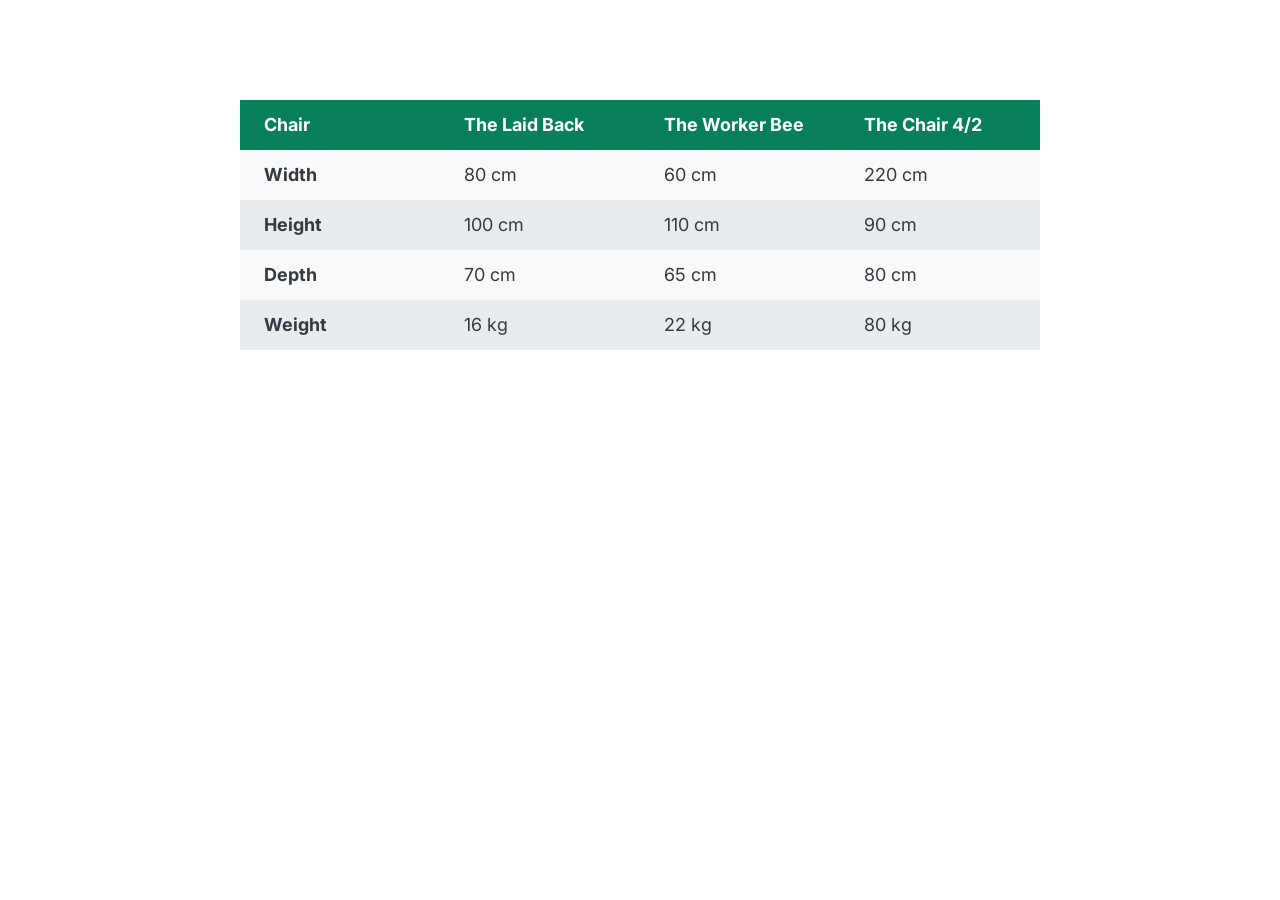
<file: 06-Components/03-table.html>
<!DOCTYPE html>
<html lang="en">
  <head>
    <meta charset="UTF-8" />
    <meta name="viewport" content="width=device-width, initial-scale=1.0" />
    <title>Accordion Component</title>
    <link
      href="https://fonts.googleapis.com/css2?family=Inter:wght@100..900&display=swap"
      rel="stylesheet"
    />
    <style>
      /*
        SPACING SYSTEM (px)
        2 / 4 / 8 / 12 / 16 / 24 / 32 / 48 / 64 / 80 / 96 / 128

        FONT SIZE SYSTEM (px)
        10 / 12 / 14 / 16 / 18 / 20 / 24 / 30 / 36 / 44 / 52 / 62 / 74 / 86 / 98
        */

      /*
        MAIN COLOR: #087f5b 
        GRAY COLOR: #343a40
        */

      * {
        margin: 0;
        padding: 0;
        box-sizing: border-box;
      }
      body {
        font-family: "Inter", sans-serif;
        color: #343a40;
        line-height: 1;
        display: flex;
        justify-content: center;
      }

      table {
        width: 800px;
        margin-top: 100px;
        font-size: 18px;
        /* border: 1px solid #343a40; */
        /* makes one border when the two are next to each other */
        border-collapse: collapse;
      }

      th,
      td {
        /* border: 1px solid #343a40; */
        padding: 16px 24px;
        text-align: left;
      }

      thead th {
        background-color: #087f5b;
        color: #fff;
        width: 25%;
      }

      tbody tr:nth-child(odd) {
        background-color: #f8f9fa;
      }

      tbody tr:nth-child(even) {
        background-color: #e9ecef;
      }
    </style>
  </head>
  <body>
    <table>
      <thead>
        <tr>
          <th>Chair</th>
          <th>The Laid Back</th>
          <th>The Worker Bee</th>
          <th>The Chair 4/2</th>
        </tr>
      </thead>

      <tbody>
        <tr>
          <th>Width</th>
          <td>80 cm</td>
          <td>60 cm</td>
          <td>220 cm</td>
        </tr>
        <tr>
          <th>Height</th>
          <td>100 cm</td>
          <td>110 cm</td>
          <td>90 cm</td>
        </tr>
        <tr>
          <th>Depth</th>
          <td>70 cm</td>
          <td>65 cm</td>
          <td>80 cm</td>
        </tr>
        <tr>
          <th>Weight</th>
          <td>16 kg</td>
          <td>22 kg</td>
          <td>80 kg</td>
        </tr>
      </tbody>
    </table>
  </body>
</html>
</file>
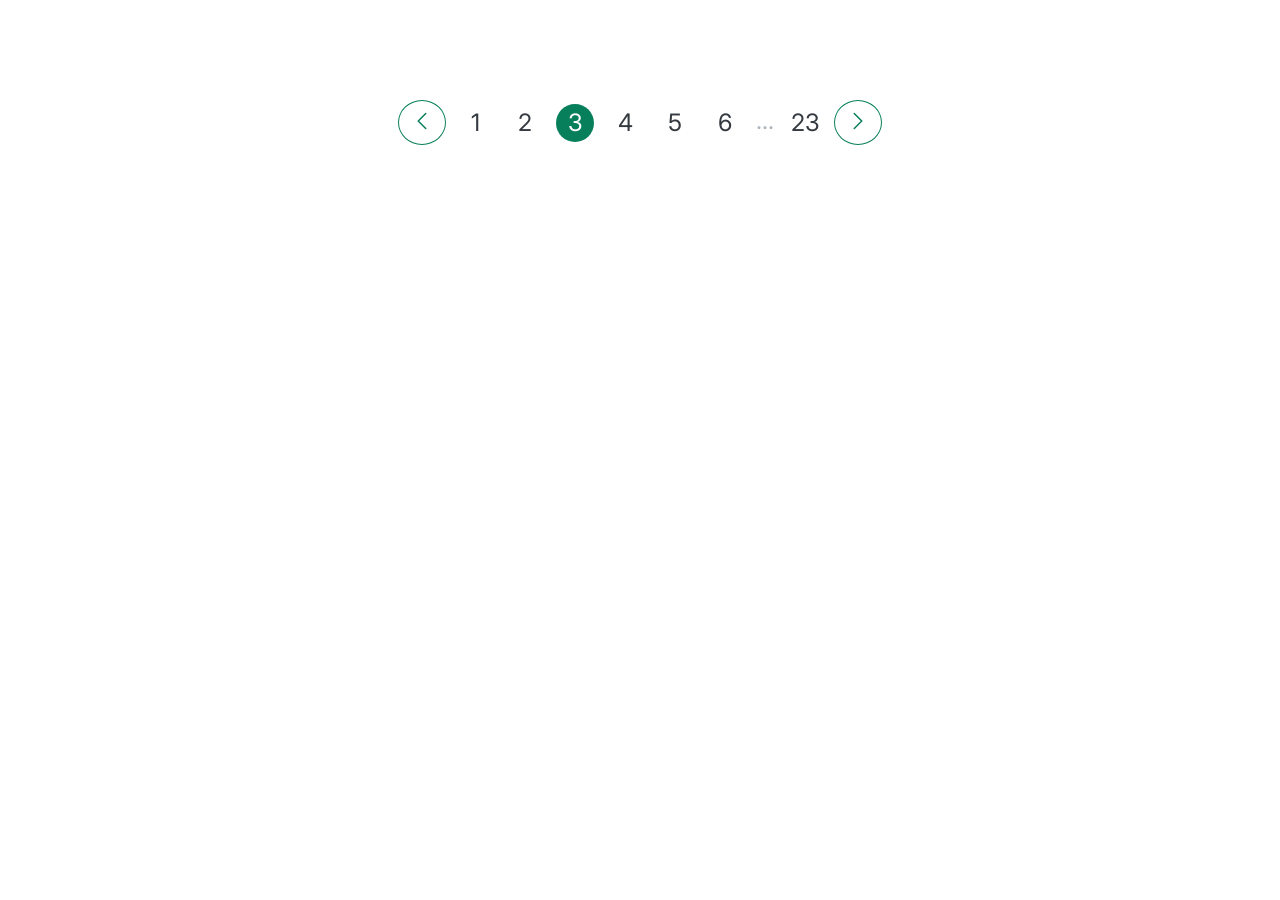
<file: 06-Components/04-pagination.html>
<!DOCTYPE html>
<html lang="en">
  <head>
    <meta charset="UTF-8" />
    <meta name="viewport" content="width=device-width, initial-scale=1.0" />
    <title>Pagination Component</title>
    <link
      href="https://fonts.googleapis.com/css2?family=Inter:wght@100..900&display=swap"
      rel="stylesheet"
    />
    <style>
      * {
        margin: 0;
        padding: 0;
        box-sizing: border-box;
      }

      body {
        font-family: "Inter", sans-serif;
        color: #343a40;
        line-height: 1;
        font-size: 24px;
        display: flex;
        justify-content: center;
      }

      .container {
        margin-top: 100px;
        display: flex;
        justify-content: center;
        align-items: center;
        gap: 10px;
      }

      .links {
        display: flex;
        gap: 12px;
      }

      .link-box {
        width: 38px;
        height: 38px;
        border-radius: 50%;

        display: flex;
        align-items: center;
        justify-content: center;
      }

      .link-box:hover {
        background-color: #087f5b;
      }

      /* This adjustment ensures that when you hover over the link-box, the anchor tag inside will immediately change its color to white. */
      .link-box:hover a {
        color: #fff;
      }

      a:link,
      a:visited {
        text-decoration: none;
        color: #343a40;
      }

      a:hover,
      a:active {
        background-color: #087f5b;
        color: #fff;
      }

      .btn-icon {
        height: 24px;
        width: 24px;
        stroke: #087f5b;
      }

      .btn {
        flex: 0 0 48px;
        background-color: #fff;
        border-radius: 50%;
        border: 1px solid #087f5b;
        padding: 8px;
        cursor: pointer;
      }

      .btn:hover {
        background-color: #087f5b;
      }
      .btn:hover .btn-icon {
        stroke: #fff;
        border: none;
      }

      span {
        transform: translate(0, 5px);
        color: #adb5bd;
      }

      /* added style for always active 3rd link design */
      .link-box--fill {
        background-color: #087f5b;
      }

      .link-box--fill a {
        color: #fff;
      }
    </style>
  </head>
  <body>
    <div class="container">
      <button class="btn btn--left">
        <svg
          xmlns="http://www.w3.org/2000/svg"
          fill="none"
          viewBox="0 0 24 24"
          stroke-width="1.5"
          stroke="currentColor"
          class="btn-icon"
        >
          <path
            stroke-linecap="round"
            stroke-linejoin="round"
            d="M15.75 19.5 8.25 12l7.5-7.5"
          />
        </svg>
      </button>

      <div class="links">
        <div class="link-box">
          <a href="#">1</a>
        </div>
        <div class="link-box">
          <a href="#">2</a>
        </div>
        <div class="link-box link-box--fill">
          <a href="#">3</a>
        </div>
        <div class="link-box">
          <a href="#">4</a>
        </div>
        <div class="link-box">
          <a href="#">5</a>
        </div>
        <div class="link-box">
          <a href="#">6</a>
        </div>
        <span>...</span>
        <div class="link-box">
          <a href="#">23</a>
        </div>
      </div>

      <button class="btn btn--right">
        <svg
          xmlns="http://www.w3.org/2000/svg"
          fill="none"
          viewBox="0 0 24 24"
          stroke-width="1.5"
          stroke="currentColor"
          class="btn-icon"
        >
          <path
            stroke-linecap="round"
            stroke-linejoin="round"
            d="m8.25 4.5 7.5 7.5-7.5 7.5"
          />
        </svg>
      </button>
    </div>
  </body>
</html>
</file>
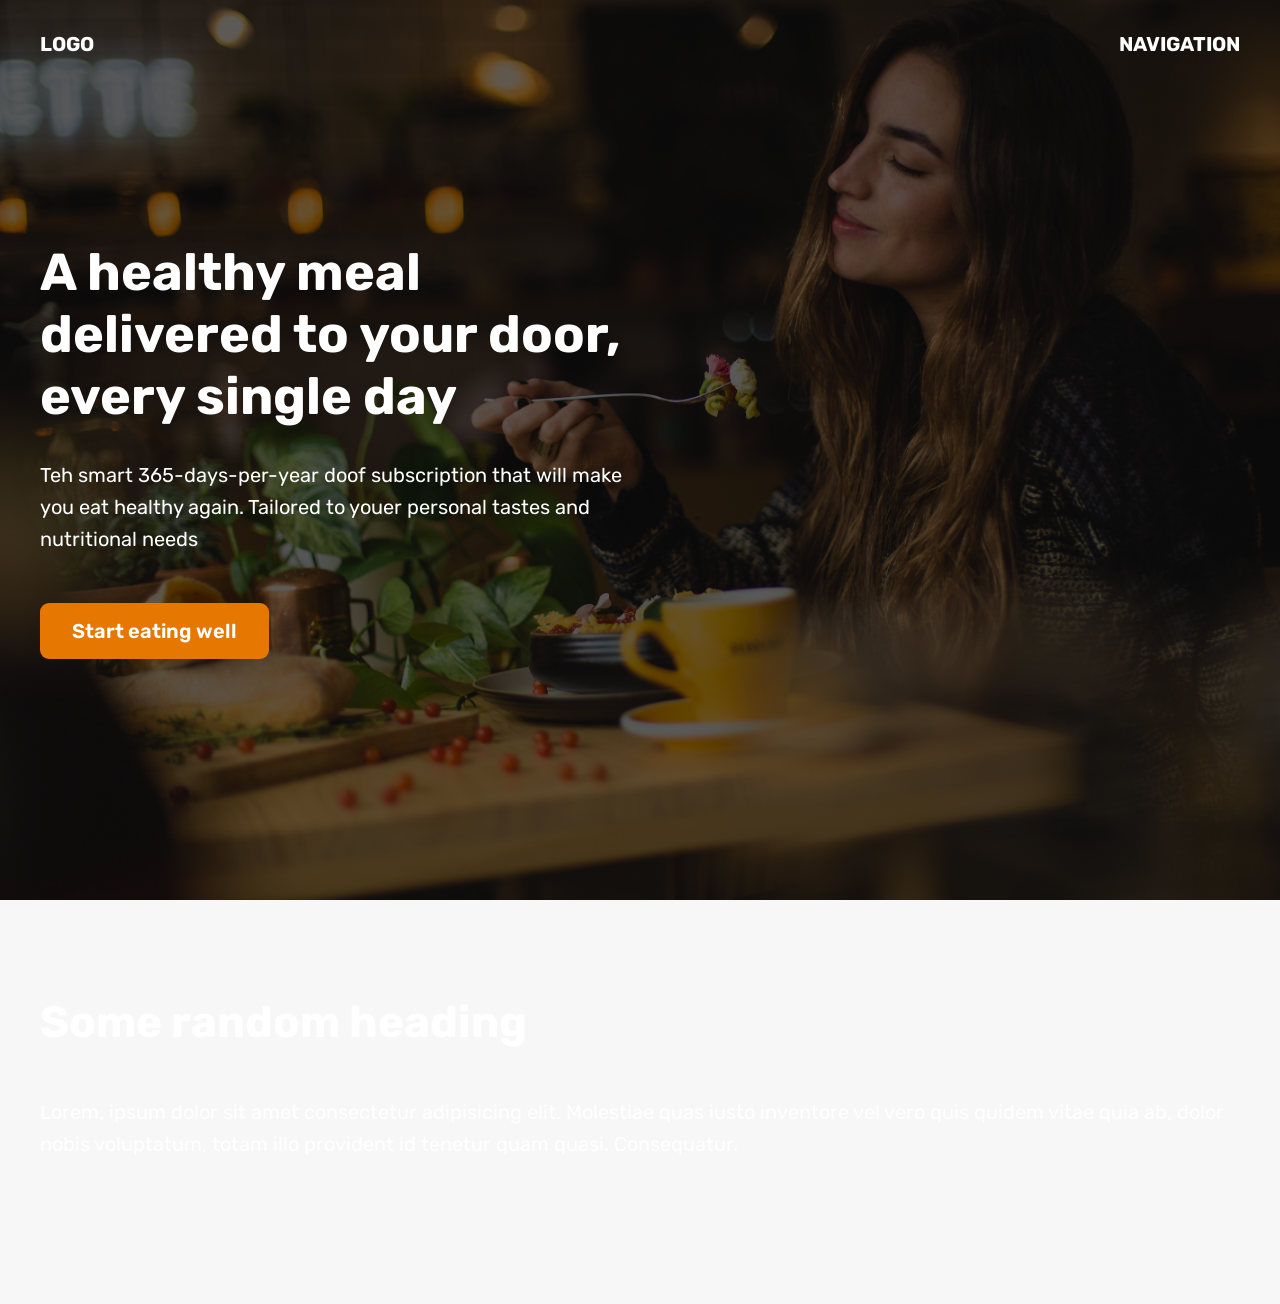
<file: 06-Components/05-hero.html>
<!DOCTYPE html>
<html lang="en">
  <head>
    <meta charset="UTF-8" />
    <meta name="viewport" content="width=device-width, initial-scale=1.0" />
    <title>Omifood Hero Section</title>
    <link rel="preconnect" href="https://fonts.googleapis.com" />
    <link rel="preconnect" href="https://fonts.gstatic.com" crossorigin />
    <link
      href="https://fonts.googleapis.com/css2?family=Rubik:ital,wght@0,300..900;1,300..900&display=swap"
      rel="stylesheet"
    />
    <style>
      * {
        margin: 0;
        padding: 0;
        box-sizing: border-box;
      }
      html {
        font-family: "Rubik", sans-serif;
        color: #fff;
      }

      header {
        position: relative;
        height: 100vh;

        background-image: linear-gradient(rgb(0, 0, 0, 0.6), rgb(0, 0, 0, 0.6)),
          url(hero.jpg);
        background-size: cover;
      }

      .container {
        margin: 0 auto;
        width: 1200px;
      }
      nav {
        font-size: 20px;
        font-weight: 700;
        display: flex;
        justify-content: space-between;
        padding-top: 32px;
        /* background-image: linear-gradient(to right, red, blue); */
      }

      .header-container {
        width: 1200px;
        position: absolute;
        left: 50%;
        top: 50%;
        transform: translate(-50%, -50%);
      }

      .header-container-inner {
        width: 50%;
      }
      h1 {
        font-size: 52px;
        margin-bottom: 32px;
      }

      p {
        font-size: 20px;
        line-height: 1.6;
        margin-bottom: 48px;
      }

      .btn:link,
      .btn:visited {
        font-size: 20px;
        font-weight: 600;
        background-color: #e67700;
        color: #fff;
        text-decoration: none;
        display: inline-block;
        padding: 16px 32px;
        border-radius: 9px;
      }

      .btn:hover,
      .btn:active {
      }

      h2 {
        font-size: 44px;
        margin-bottom: 48px;
      }

      section {
        padding: 96px 0;
        background-color: #f7f7f7;
      }
    </style>
  </head>
  <body>
    <header>
      <nav class="container">
        <div>LOGO</div>
        <div>NAVIGATION</div>
      </nav>

      <div class="header-container">
        <div class="header-container-inner">
          <h1>A healthy meal delivered to your door, every single day</h1>
          <p>
            Teh smart 365-days-per-year doof subscription that will make you eat
            healthy again. Tailored to youer personal tastes and nutritional
            needs
          </p>
          <a href="#" class="btn">Start eating well</a>
        </div>
      </div>
    </header>

    <section>
      <div class="container">
        <h2>Some random heading</h2>
        <p>
          Lorem, ipsum dolor sit amet consectetur adipisicing elit. Molestiae
          quas iusto inventore vel vero quis quidem vitae quia ab, dolor nobis
          voluptatum, totam illo provident id tenetur quam quasi. Consequatur.
        </p>
      </div>
    </section>
  </body>
</html>
</file>
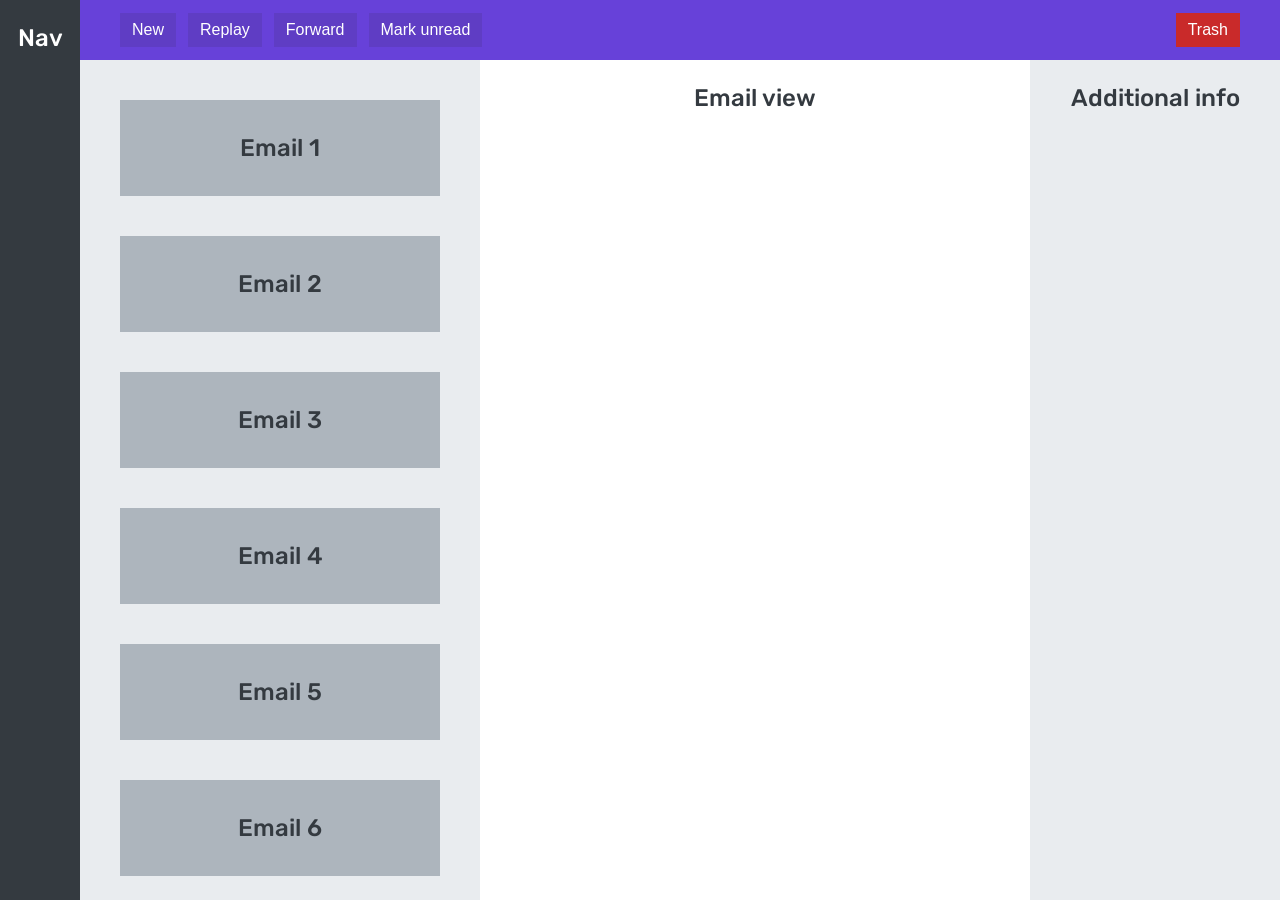
<file: 06-Components/06-app-layout.html>
<!DOCTYPE html>
<html lang="en">
  <head>
    <meta charset="UTF-8" />
    <meta name="viewport" content="width=device-width, initial-scale=1.0" />
    <title>E-mail app</title>
    <link rel="preconnect" href="https://fonts.googleapis.com" />
    <link rel="preconnect" href="https://fonts.gstatic.com" crossorigin />
    <link
      href="https://fonts.googleapis.com/css2?family=Rubik:ital,wght@0,300..900;1,300..900&display=swap"
      rel="stylesheet"
    />
    <!-- /* SPACING SYSTEM (px) 2 / 4 / 8 / 12 / 16 / 24 / 32 / 48 / 64 / 80 / 96 /
    128 FONT SIZE SYSTEM (px) 10 / 12 / 14 / 16 / 18 / 20 / 24 / 30 / 36 / 44 /
    52 / 62 / 74 / 86 / 98 */ /* -->
    <style>
      * {
        margin: 0;
        padding: 0;
        box-sizing: border-box;
      }

      nav,
      section,
      main,
      aside {
        padding-top: 24px;
      }

      body {
        font-family: "Rubik", sans-serif;
        color: #343a40;
        font-size: 24px;
        height: 100vh;
        text-align: center;
        font-weight: 500;

        display: grid;
        grid-template-columns: 80px 400px 1fr 250px;
        grid-template-rows: 60px 1fr;
      }
      nav {
        background-color: #343a40;
        color: #fff;
        grid-column: 1;
        grid-row: 1 / -1;
      }

      menu {
        grid-column: 2 / -1;
        display: flex;
        align-items: center;
        gap: 12px;

        background-color: #6741d9;
        padding: 0 40px;
      }

      aside {
        background-color: #e9ecef;
      }

      button {
        display: inline-block;
        color: #fff;
        background-color: #5f3dc4;
        font-size: 16px;
        padding: 8px 12px;
        border: none;
        cursor: pointer;
      }

      .btn--trash {
        background-color: #c92a2a;
        margin-left: auto;
      }

      section {
        background-color: #e9ecef;
        padding: 40px;

        overflow: scroll;

        display: flex;
        flex-direction: column;
        gap: 40px;
      }

      .email {
        background-color: #adb5bd;
        height: 96px;

        display: flex;
        align-items: center;
        justify-content: center;
        flex-shrink: 0;
      }
    </style>
  </head>
  <body>
    <nav>Nav</nav>
    <menu>
      <button>New</button>
      <button>Replay</button>
      <button>Forward</button>
      <button>Mark unread</button>
      <button class="btn--trash">Trash</button>
    </menu>

    <section class="inbox">
      <div class="email">Email 1</div>
      <div class="email">Email 2</div>
      <div class="email">Email 3</div>
      <div class="email">Email 4</div>
      <div class="email">Email 5</div>
      <div class="email">Email 6</div>
      <div class="email">Email 7</div>
      <div class="email">Email 8</div>
      <div class="email">Email 9</div>
      <div class="email">Email 10</div>
    </section>

    <main>Email view</main>
    <aside>Additional info</aside>
  </body>
</html>
</file>
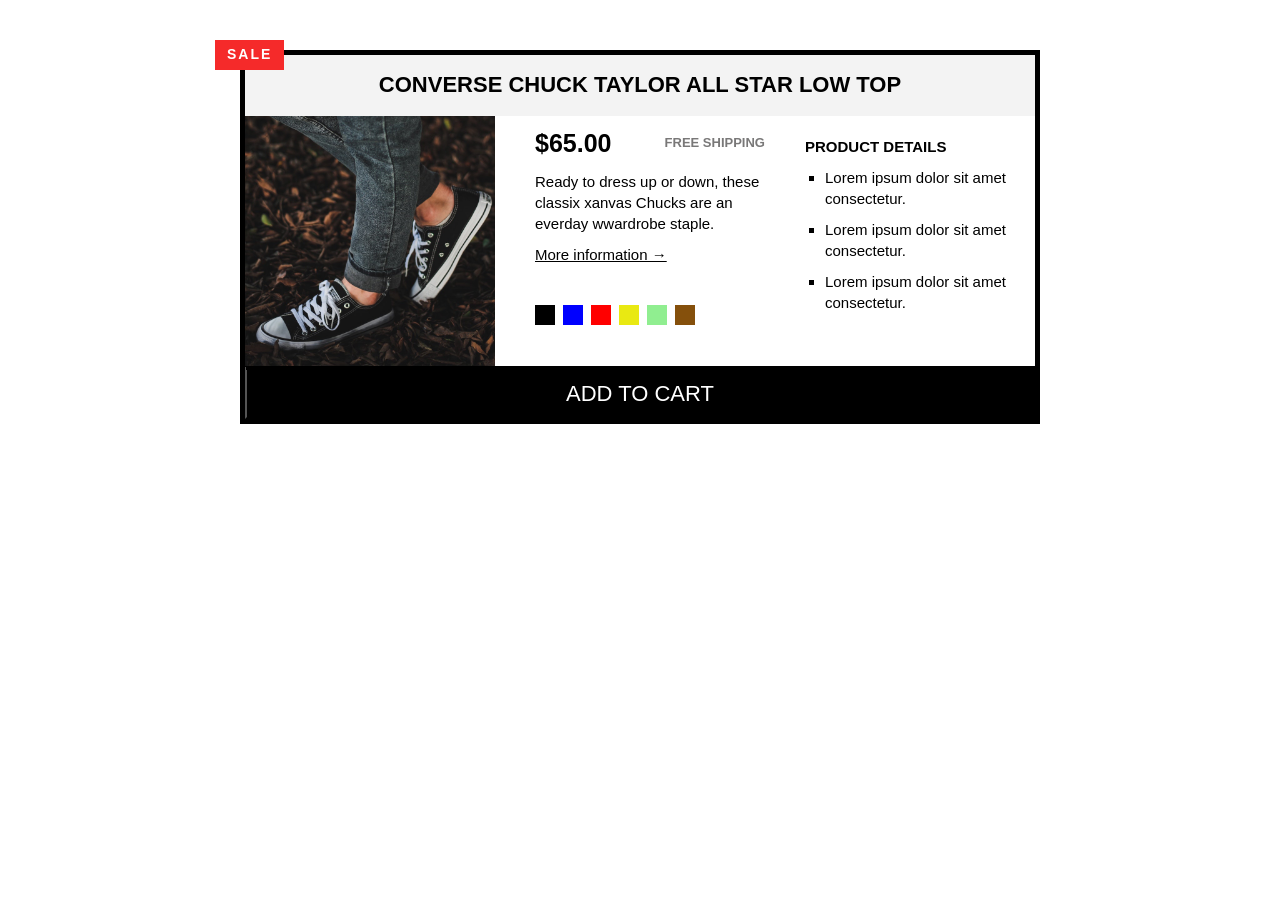
<file: ecommerce/e-index.html>
<!DOCTYPE html>
<html lang="en">
  <head>
    <meta charset="UTF-8" />
    <meta name="viewport" content="width=device-width, initial-scale=1.0" />
    <link href="e-style.css" rel="stylesheet" />
    <title>E-Commerce Component</title>
  </head>
  <body>
    <article class="product">
      <h1 class="product-title">Converse Chuck Taylor All Star Low Top</h1>
      <!-- JUST FOR FLEXBOX -->
      <!-- <div class="mid-section"> -->

      <img class="product-img" src="../img/challenges.jpg" />

      <div class="mid-container inner-container">
        <div class="product-info">
          <h3 class="price">&dollar;65.00</h3>
          <p class="shipping">Free shipping</p>
        </div>
        <p class="description">
          Ready to dress up or down, these classix xanvas Chucks are an everday
          wwardrobe staple.
        </p>
        <a href="#">More information &RightArrow;</a>
        <div class="box-container">
          <div class="box"></div>
          <div class="box"></div>
          <div class="box"></div>
          <div class="box"></div>
          <div class="box"></div>
          <div class="box"></div>
        </div>
      </div>
      <div class="right-container inner-container">
        <h3 class="details">Product details</h3>
        <ul class="details-list">
          <li>Lorem ipsum dolor sit amet consectetur.</li>
          <li>Lorem ipsum dolor sit amet consectetur.</li>
          <li>Lorem ipsum dolor sit amet consectetur.</li>
        </ul>
      </div>

      <!-- </div> -->

      <button>Add to cart</button>
    </article>
  </body>
</html>
</file>
<file: style.css>
*{
    margin: 0;
    padding: 0;
    box-sizing: border-box;
}

body{
    font-family: sans-serif;
    color: #444;
    border-top: 10px solid #76c2ce;
    position: relative;
}

.container{
    width: 1200px;
    margin: 0 auto;
    
}

.main-header{
    
    background-color: #f7f7f7;
    
    padding: 20px 40px;
    
    /* height: 80px; */
}

aside {
    background-color: #f7f7f7;
    border-top: 5px solid #76c2ce;
    border-bottom: 5px solid #76c2ce;
    padding: 50px 40px;
    
    /* flex: 0 0 300px; */
}

article{
    /* flex:1; */
}



.post-header{
    margin-bottom: 30px;
    /* position: relative; */
}

/* # for the ids */
#author{
    font-style: italic;
    font-size: 18px;
    margin-bottom: 0;
    margin-left: 15px;
}


#copyright{
    font-size: 16px;
    }
    
/* . for the class */
.related-author{
    font-size: 14px;
    font-style: italic;
    margin-bottom: 0;
}

.related{
    list-style: none;
    margin-left: 0;
}


h1, h2, h3{
    color:#76c2ce;
}

h1{
    font-size: 26px;
    text-transform: uppercase;
    font-style: italic;
}

h2{
    font-size: 40px;
    margin-bottom: 30px;
}


h3{
    font-size: 30px;
    margin-bottom: 20px;
}


h4{
    font-size: 18px;
    text-transform: uppercase;
    text-align: center;
    margin-bottom: 30px;
}

p{
    font-size: 22px;
    line-height: 1.5;
    margin-bottom: 15px;
}

ul,ol{
    margin-left: 50px;
    margin-bottom: 20px;
}

li{
    font-size: 20px;
    margin-bottom: 10px;
}


li:first-child{
    font-weight: bold;
}

li:last-child{
    font-style: italic;
    margin-bottom: 0;
}

li:nth-child(2){
    color: red;
}

a:link{
    color: #76c2ce;
    text-decoration: none;
}

a:visited{
    color: #76c2ce;
}

a:hover{
    color: orangered;
    font-weight: bold;
    text-decoration: underline dotted orangered;
}

a:active{
    background-color: black;
    font-style: italic;
}

.post-image{
    width: 100%;
    height: auto;
}


nav a:link{
    margin-right: 30px;
    display: inline-block;
}

nav a:link:last-child{
    margin-right: 0;
}

button{
    font-size: 22px;
    padding: 20px;
    cursor: pointer;

    position: absolute;
    bottom: 0;
    right: 0;
}

/* sudo elements are written with :: and sudo classes with : */
h1::first-letter{
    font-style: normal;
    margin-right: 5px;
}

/* adjecond elements (elements that have same parent and are right after the choosen element) */
/* here we look for the first p element right after h3 element and color p::first-line  red */
h3 + p::first-line{
    color: red;
}

/* p::first-line{
    color: red;
} */

h2{
    position: relative;
}

h2::after{
    content: "TOP";
    background-color: #ffe70e;
    color: #444;
    font-size: 16px;
    font-weight: bold;
    display:  inline-block;
    padding: 5px 10px;
    position: absolute;
    top: -15px;
    right: -25px;
}

/* floats */
/* .author-img{
    float: left;
    margin-bottom: 20px;
}

.author{
    float: left;
    margin-top: 10px;
    margin-left: 20px;
}

h1{
    float: left;
}

nav{
    float: right;
}

.clearfix::after{
    content: "";
    clear: both;
    display: block;
}


article{
    
    width: 825px;
    float: left;
}

aside{
    
    width: 300px;
    float: right;
}

footer{
    
    clear: both;
}
 */
/* 
nav{
    display: flex;
    justify-items: flex-end;
} */

 .main-header{
    display: flex;
    align-items: center;
    justify-content: space-between;
 }

 .author-info{
    display: flex;
    align-items: center;
    margin-bottom: 15px;
 }

 .related-post{
    display: flex;    
    align-items: center;
    gap:20px;
    margin-bottom: 30px;
    /* width: 300px; */

 }

.related-link:link{
    font-size: 17px;
    font-weight: bold;
    font-style: normal;
    margin-bottom: 5px;
    display: block;
}
/* 
section{
    display: flex;
    align-items: flex-start;
    gap: 75px;
    margin-bottom: 50px;

} */

/* CSS GRIC LAYOUT */

.container{
    display: grid;
    grid-template-columns: 1fr 300px;
    column-gap: 75px;
    row-gap: 60px;
}

.main-header{
    grid-column: 1 / span 2;
}

article{

}

aside{
    align-self: start;
}

footer{
    grid-column: 1 / -1;
}
</file>
<file: Design/style.css>
/*
SPACING SYSTEM (px)
2 / 4 / 8 / 12 / 16 / 24 / 32 / 48 / 64 / 80 / 96 / 128

FONT SIZE SYSTEM (px)
10 / 12 / 14 / 16 / 18 / 20 / 24 / 30 / 36 / 44 / 52 / 62 / 74 / 86 / 98
*/

/*
MAIN COLOR: #087f5b 
GRAY COLOR: #343a40
*/

* {
  margin: 0;
  padding: 0;
  box-sizing: border-box;
}

/* ------------------------ */
/* GENERAL STYLES */
/* ------------------------ */
body {
  font-family: 'Inter', sans-serif;
  color: #343a40;
  border-bottom: 8px solid #087f5b;
}

.container {
  width: 960px;
  margin: 0 auto;
}

header,
section {
  margin-bottom: 96px;
}

h2 {
  margin-bottom: 48px;
  font-size: 36px;
  letter-spacing: -0.5px;
}

.grid-3-cols {
  display: grid;
  grid-template-columns: repeat(3, 1fr);
  column-gap: 80px;
}


.btn:link, 
.btn:visited{
  background-color: #087f5b;
  color: #fff;
  text-decoration: none;
  text-transform: uppercase;
  font-weight: 500;
  
  display: inline-block;
  /* IT HAVE TO BE BIGGER THAN THE BTN TO BE 50% ROUND, 
  50% WORKS ONLY FOR SQUARES  */
  border-radius: 100px;
}


.btn:hover,
.btn:active{
  background-color: #099268;
}

.btn--big{
  font-size: 18px;
  padding:  16px 32px;
}

.btn--small{
  font-size: 14px;
  padding: 8px 12px;
}

img{
  border-radius: 12px;
}

/* ------------------------ */
/* COMPONENT STYLES */
/* ------------------------ */

/* HEADER */
header {
  display: grid;
  grid-template-columns: repeat(2, 1fr);
  column-gap: 80px;
  margin-top: 64px;
}

.header-text-box {
  align-self: center;
}

h1 {
  margin-bottom: 32px;
  font-size: 44px;
  line-height: 1.1;
  letter-spacing: -1px;

  /* text-shadow: 0 5px 5px rgba(0, 0, 0, 0.1); */

}

.header-text {
  margin-bottom: 24px;
  font-size: 18px;
  line-height: 1.7;
}

img {
  width: 100%;
}

/* FEATURES */
.features-icon {
  stroke: #087f5b;
  width: 32px;
  height: 32px;
  margin-bottom: 24px;
}

.features-title {
  margin-bottom: 16px;
  font-size: 20px;
}

.features-text {
  font-size: 18px;
  line-height: 1.7;
}

/* TESTIMONIAL */
.testimonial-section {
  background-color: #087f5b;
  color: #fff;
  padding: 24px;
  border-radius: 12px;
}

.testimonial-box {
  grid-column: 2 / -1;
  align-self: center;
}

.testimonial-box h2 {
  margin-bottom: 24px;
  font-size: 24px;
}

.testimonial-text {
  font-style: italic;
  margin-bottom: 24px;
  color: #e6fcf5;
  font-size: 18px;
  line-height: 1.7;
}

.testimonial-author{
  color:#c3fae8;
}


/* CHAIRS */
.chair{
  box-shadow: 0 20px 30px 0 rgba(0, 0, 0, 0.1);
  border-radius: 12px;
}

.chair img{
  border-bottom-left-radius: 0;
  border-bottom-right-radius: 0;
}

.chair-box {
  padding: 32px;
}

h3 {
  margin-bottom: 24px;
  font-size: 20px;
}

.chair-details {
  list-style: none;
  margin-bottom: 48px;
}

.chair-details li {
  display: flex;
  align-items: center;
  gap: 12px;
  margin-bottom: 16px;
}

.chair-details li:last-child {
  margin-bottom: 0;
}

.chair-icon {
  stroke: #087f5b;
  width: 24px;
  height: 24px;
}

.chair-price {
  display: flex;
  align-items: center;
  justify-content: space-between;
  font-size: 20px;
}

footer {
  margin-bottom: 48px;
  font-size: 14px;
  line-height: 1.6;
  color: #495057;
}
</file>
<file: fundamentals/style.css>
*{
    margin: 0;
    padding: 0;
    box-sizing: border-box;
}

body{
    font-family: sans-serif;
    color: #444;
    border-top: 10px solid #76c2ce;
    position: relative;
}

.container{
    width: 1200px;
    margin: 0 auto;
    
}

.main-header{
    
    background-color: #f7f7f7;
    
    padding: 20px 40px;
    
    /* height: 80px; */
}

aside {
    background-color: #f7f7f7;
    border-top: 5px solid #76c2ce;
    border-bottom: 5px solid #76c2ce;
    padding: 50px 40px;
    
    /* flex: 0 0 300px; */
}

article{
    /* flex:1; */
}



.post-header{
    margin-bottom: 30px;
    /* position: relative; */
}

/* # for the ids */
#author{
    font-style: italic;
    font-size: 18px;
    margin-bottom: 0;
    margin-left: 15px;
}


#copyright{
    font-size: 16px;
    }
    
/* . for the class */
.related-author{
    font-size: 14px;
    font-style: italic;
    margin-bottom: 0;
}

.related{
    list-style: none;
    margin-left: 0;
}


h1, h2, h3{
    color:#76c2ce;
}

h1{
    font-size: 26px;
    text-transform: uppercase;
    font-style: italic;
}

h2{
    font-size: 40px;
    margin-bottom: 30px;
}


h3{
    font-size: 30px;
    margin-bottom: 20px;
}


h4{
    font-size: 18px;
    text-transform: uppercase;
    text-align: center;
    margin-bottom: 30px;
}

p{
    font-size: 22px;
    line-height: 1.5;
    margin-bottom: 15px;
}

ul,ol{
    margin-left: 50px;
    margin-bottom: 20px;
}

li{
    font-size: 20px;
    margin-bottom: 10px;
}


li:first-child{
    font-weight: bold;
}

li:last-child{
    font-style: italic;
    margin-bottom: 0;
}

li:nth-child(2){
    color: red;
}

a:link{
    color: #76c2ce;
    text-decoration: none;
}

a:visited{
    color: #76c2ce;
}

a:hover{
    color: orangered;
    font-weight: bold;
    text-decoration: underline dotted orangered;
}

a:active{
    background-color: black;
    font-style: italic;
}

.post-image{
    width: 100%;
    height: auto;
}


nav a:link{
    margin-right: 30px;
    display: inline-block;
}

nav a:link:last-child{
    margin-right: 0;
}

button{
    font-size: 22px;
    padding: 20px;
    cursor: pointer;

    position: absolute;
    bottom: 0;
    right: 0;
}

/* sudo elements are written with :: and sudo classes with : */
h1::first-letter{
    font-style: normal;
    margin-right: 5px;
}

/* adjecond elements (elements that have same parent and are right after the choosen element) */
/* here we look for the first p element right after h3 element and color p::first-line  red */
h3 + p::first-line{
    color: red;
}

/* p::first-line{
    color: red;
} */

h2{
    position: relative;
}

h2::after{
    content: "TOP";
    background-color: #ffe70e;
    color: #444;
    font-size: 16px;
    font-weight: bold;
    display:  inline-block;
    padding: 5px 10px;
    position: absolute;
    top: -15px;
    right: -25px;
}

/* floats */
/* .author-img{
    float: left;
    margin-bottom: 20px;
}

.author{
    float: left;
    margin-top: 10px;
    margin-left: 20px;
}

h1{
    float: left;
}

nav{
    float: right;
}

.clearfix::after{
    content: "";
    clear: both;
    display: block;
}


article{
    
    width: 825px;
    float: left;
}

aside{
    
    width: 300px;
    float: right;
}

footer{
    
    clear: both;
}
 */
/* 
nav{
    display: flex;
    justify-items: flex-end;
} */

 .main-header{
    display: flex;
    align-items: center;
    justify-content: space-between;
 }

 .author-info{
    display: flex;
    align-items: center;
    margin-bottom: 15px;
 }

 .related-post{
    display: flex;    
    align-items: center;
    gap:20px;
    margin-bottom: 30px;
    /* width: 300px; */

 }

.related-link:link{
    font-size: 17px;
    font-weight: bold;
    font-style: normal;
    margin-bottom: 5px;
    display: block;
}
/* 
section{
    display: flex;
    align-items: flex-start;
    gap: 75px;
    margin-bottom: 50px;

} */

/* CSS GRIC LAYOUT */

.container{
    display: grid;
    grid-template-columns: 1fr 300px;
    column-gap: 75px;
    row-gap: 60px;
}

.main-header{
    grid-column: 1 / span 2;
}

article{

}

aside{
    align-self: start;
}

footer{
    grid-column: 1 / -1;
}
</file>
<file: ecommerce/e-style.css>
* {
  margin: 0;
  padding: 0;
  font-size: 15px;
  box-sizing: border-box;
}

body {
  font-family: sans-serif;
  line-height: 1.4;
}

.product {
  width: 800px;
  margin: 50px auto;
  border: 5px solid black;
}

.product-title {
  background-color: #f3f3f3;
  font-size: 22px;
  text-align: center;
  text-transform: uppercase;
  padding: 15px 0;
  position: relative;
}

.product-title::before {
  content: "SALE";
  background-color: rgb(245, 42, 42);
  font-size: 14px;
  color: white;
  display: inline-block;
  padding: 5px 12px;
  position: absolute;
  top: -15px;
  left: -30px;
  letter-spacing: 2px;
}

.description {
  margin: 10px 0;
}

.box-container {
  margin: 20px 0;
  margin-top: 40px;
  display: flex;
  gap: 8px;
}

.box {
  width: 20px;
  height: 20px;
  /* display: inline-block;
    margin-right: 8px;
    vertical-align: middle; */
}
.box:first-child {
  background-color: black;
}
.box:nth-child(2) {
  background-color: blue;
}

.box:nth-child(3) {
  background-color: red;
}

.box:nth-child(4) {
  background-color: rgba(233, 233, 18);
}

.box:nth-child(5) {
  background-color: lightgreen;
}

.box:last-child {
  background-color: rgb(133, 80, 12);
  margin-right: 0;
}

.details {
  text-transform: uppercase;
  margin: 10px 0;
}

.shipping {
  color: #797878;
  text-transform: uppercase;
  font-weight: bold;
  font-size: 13px;

  /* float: right; */
}

.price {
  font-weight: bold;
  font-size: 25px;
  /* float: left; */
}

.details-list {
  list-style: square;
  margin: 10px 20px;
}

li {
  margin-bottom: 10px;
}

a:link,
a:visited {
  color: black;
}
a:hover,
a:active {
  text-decoration: none;
}

button {
  background-color: black;
  color: white;
  font-size: 22px;
  text-transform: uppercase;
  border-top: 5px solid black;
  cursor: pointer;
  width: 100%;
  padding: 10px 0;
  clear: both;
}

button:hover {
  background-color: white;
  color: black;
}

.product-img {
  height: 250px;
}

.inner-container {
  margin-top: 10px;
}

.product-info {
  display: flex;
  align-items: center;
  justify-content: space-between;
}

.product {
  display: grid;
  grid-template-columns: repeat(3, 1fr);
  column-gap: 40px;
}

.product-title,
button {
  grid-column: 1 / -1;
}
</file>
